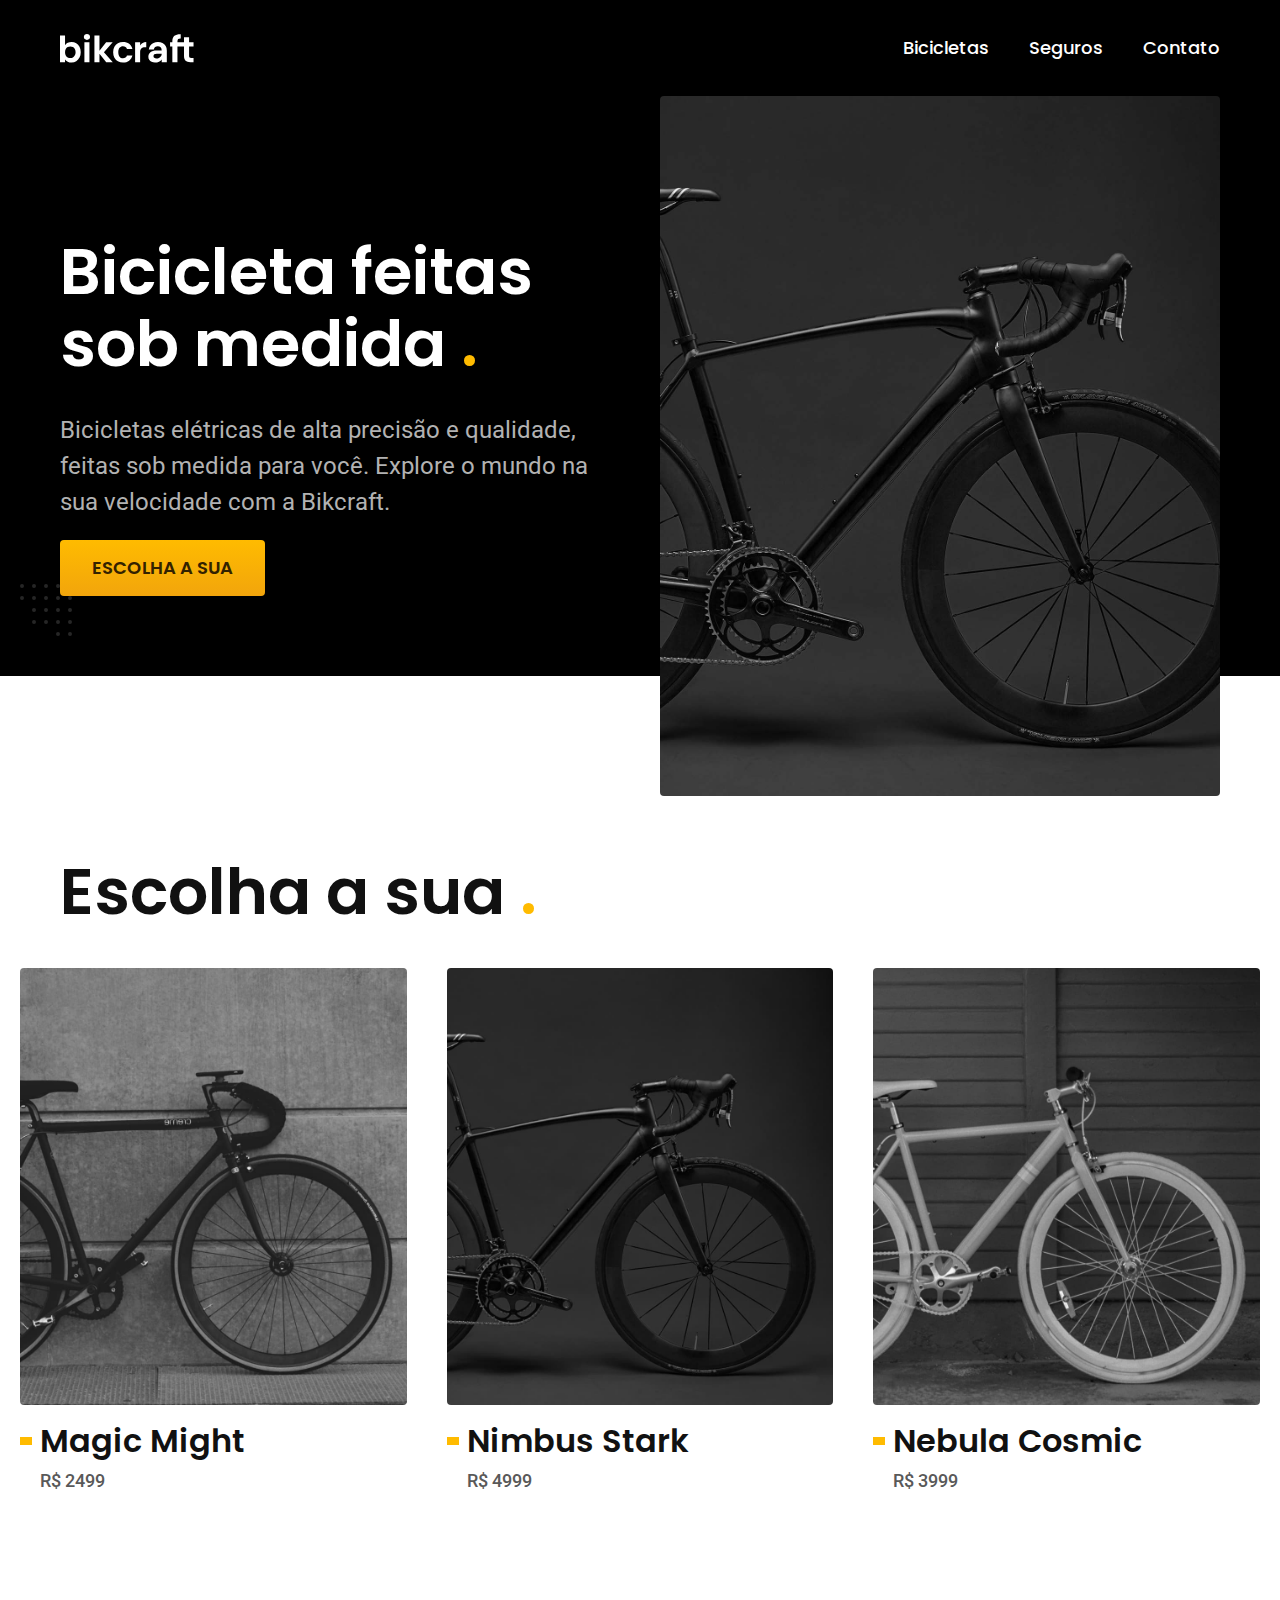
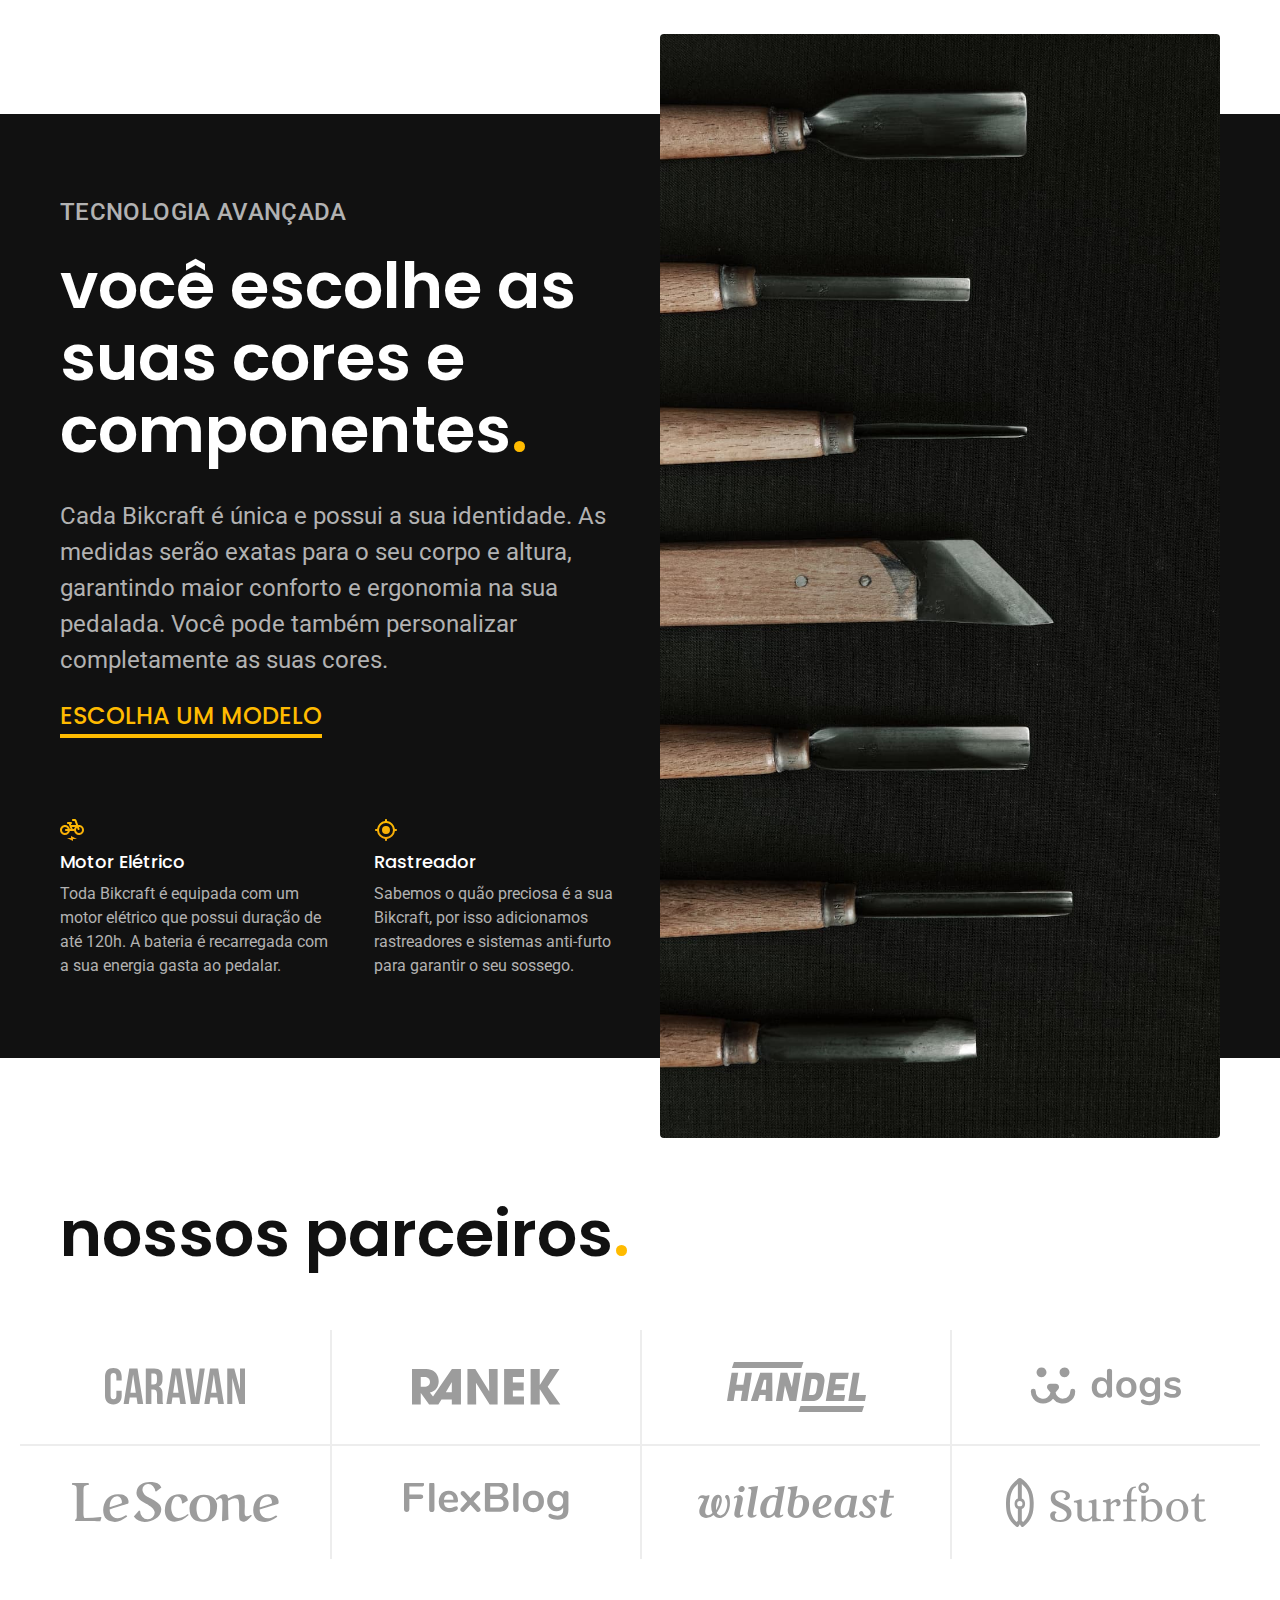
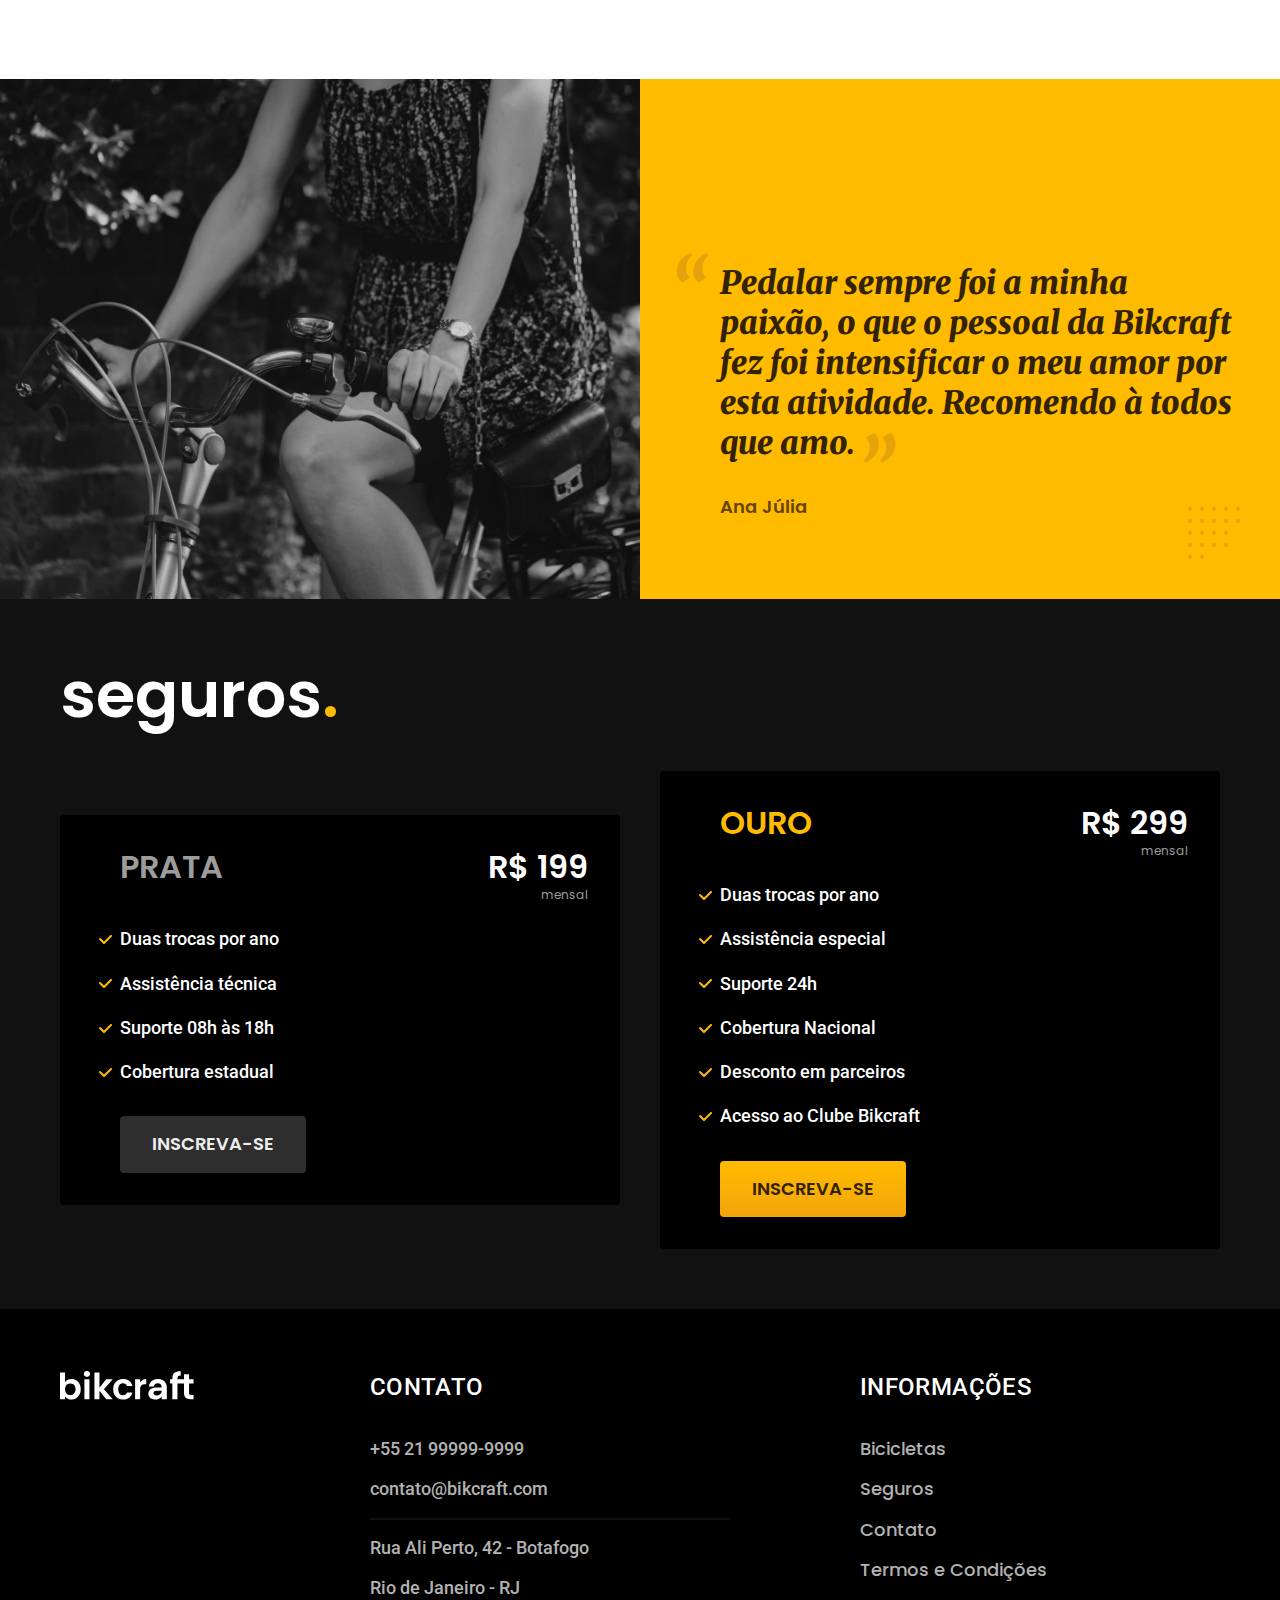
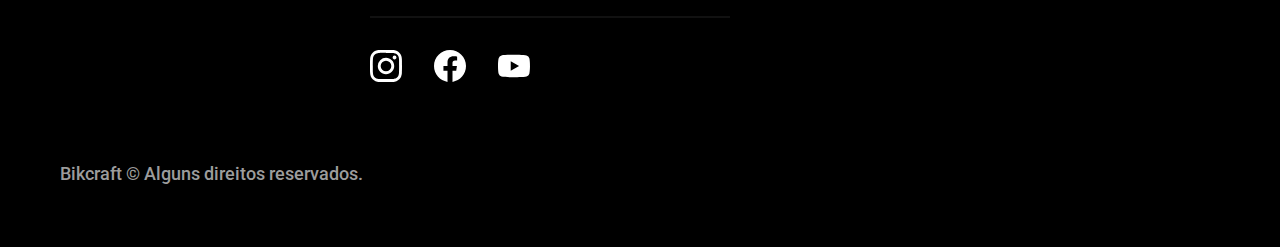
<file: index.html>
<!DOCTYPE html>

<html lang="pt-br">

<head>
  <meta charset="UTF-8">
  <meta name="viewport" content="width=device-width, initial-scale=1.0">
  <title>Bikcraft - Bicicletas Elétricas</title>
  <meta name="description" content="Bicicletas elétricas de alta precisão e qualidade, feitas sob medida para o cliente. Explore o mundo na sua velocidade com o Bikcraft.">

  <link rel="icon" href="./favicon.svg" type="image/svg+xml">
  <link rel="preload" href="./css/style.min.css" as="style">
  <link rel="stylesheet" href="./css/style.min.css">

  <script>document.documentElement.classList.add('js')</script>

  <link rel="preconnect" href="https://fonts.googleapis.com">
  <link rel="preconnect" href="https://fonts.gstatic.com" crossorigin>
  <link href="https://fonts.googleapis.com/css2?family=Merriweather:ital,wght@1,900&family=Poppins:wght@400;600&family=Roboto:wght@400;500&display=swap" rel="stylesheet">
</head>

<body>
  <header class="header-bg">
    <div class="header container">
      <a href="./">
        <img src="./img/bikcraft.svg" width="136" height="32" alt="Bikcraft">
      </a>

      <nav aria-label="primaria">
        <ul class="header-menu font-1-m cor-0">
          <li><a href="./bicicletas.html">Bicicletas</a></li>
          <li><a href="./seguros.html">Seguros</a></li>
          <li><a href="./contato.html">Contato</a></li>
        </ul>
      </nav>
    </div>
  </header>

  <main class="introducao-bg">
    <div class="introducao container">
      <div class="introducao-conteudo">
        <h1 class="font-1-xxl cor-0 fadeInDown" data-anime="200">Bicicleta feitas sob medida <span class="cor-p1">.</span></h1>
        <p class="font-2-l cor-5 fadeInDown" data-anime="400">Bicicletas elétricas de alta precisão e qualidade, feitas sob medida para você. Explore o mundo na sua velocidade com a Bikcraft.</p>
        <a class="botao fadeInDown" data-anime="600" href="./bicicletas.html">Escolha a sua</a>
      </div>
      <picture data-anime="800" class="fadeInDown">
        <source media="(max-width:800px)" srcset="./img/bicicletas/nimbus.jpg">
        <img src="./img/fotos/introducao.jpg" width="1280" height="1600" alt="Bicicleta elétrica preta."> <!-- nunca utilizar img diretamente no grid(que é a classe .introducao)-->
      </picture>
    </div>
  </main>

  <article class="bicicletas-lista">
    <h2 class="container font-1-xxl">Escolha a sua <span class="cor-p1">.</span></h2>
    <ul>
      <li>
        <a href="./bicicletas/magic.html">
          <img src="./img/bicicletas/magic-home.jpg" width="920" height="1040" alt="Bicicleta preta">
          <h3 class="font-1-xl">Magic Might</h3>
          <span class="font-2-m cor-8">R$ 2499</span>
        </a>
      </li>
      <li>
        <a href="./bicicletas/nimbus.html">
          <img src="./img/bicicletas/nimbus-home.jpg" width="920" height="1040" alt="Bicicleta preta">
          <h3 class="font-1-xl">Nimbus Stark</h3>
          <span class="font-2-m cor-8">R$ 4999</span>
        </a>
      </li>
      <li>
        <a href="./bicicletas/nebula.html">
          <img src="./img/bicicletas/nebula-home.jpg" width="920" height="1040" alt="Bicicleta preta">
          <h3 class="font-1-xl">Nebula Cosmic</h3>
          <span class="font-2-m cor-8">R$ 3999</span>
        </a>
      </li>
    </ul>
  </article>

  <article class="tecnologia-bg">
    <div class="tecnologia container">
      <div class="tecnologia-conteudo">
        <span class="font-2-l-b cor-5">Tecnologia Avançada</span>
        <h2 class="font-1-xxl cor-0 ">você escolhe as suas cores e componentes<span class="cor-p1">.</span></h2>
        <p class="font-2-l cor-5">Cada Bikcraft é única e possui a sua identidade. As medidas serão exatas para o seu corpo e altura, garantindo maior conforto e ergonomia na sua pedalada. Você pode também personalizar completamente as suas cores.</p>
        <a class="link" href="./bicicletas.html">Escolha um modelo</a>
        <div class="tecnologia-vantagens">
          <div>
            <img src="./img/icones/eletrica.svg" width="24" height="24" alt="">
            <h3 class="font-1-m cor-0">Motor Elétrico</h3>
            <p class="font-2-s cor-5">Toda Bikcraft é equipada com um motor elétrico que possui duração de até 120h. A bateria é recarregada com a sua energia gasta ao pedalar.</p>
          </div>
          <div>
            <img src="./img/icones/rastreador.svg" width="24" height="24" alt="">
            <h3 class="font-1-m cor-0">Rastreador</h3>
            <p class="font-2-s cor-5">Sabemos o quão preciosa é a sua Bikcraft, por isso adicionamos rastreadores e sistemas anti-furto para garantir o seu sossego.</p>
          </div>
        </div>
      </div>
      <div class="tecnologia-imagem">
        <img src="./img/fotos/tecnologia.jpg" width="1200" height="1920" alt="">
      </div>
    </div>
  </article>

  <section class="parceiros" aria-label="Nossos Parceiros">
    <h2 class="container font-1-xxl">nossos parceiros<span class="cor-p1">.</span></h2>

    <ul>
      <li><img src="./img/parceiros/caravan.svg" width="140" height="38" alt="caravan"></li>
      <li><img src="./img/parceiros/ranek.svg" width="149" height="36" alt="ranek"></li>
      <li><img src="./img/parceiros/handel.svg" width="139" height="50" alt="handel"></li>
      <li><img src="./img/parceiros/dogs.svg" width="152" height="39" alt="dogs.svg"></li>
      <li><img src="./img/parceiros/lescone.svg" width="208" height="41" alt="lescone.svg"></li>
      <li><img src="./img/parceiros/flexblog.svg" width="165" height="38" alt="flexblog.svg"></li>
      <li><img src="./img/parceiros/wildbeast.svg" width="196" height="34" alt="wildbeast"></li>
      <li><img src="./img/parceiros/surfbot.svg" width="200" height="49" alt="surfbot"></li>
    </ul>
  </section>

  <section class="depoimento" aria-label="Depoimento">
    <div>
      <img src="./img/fotos/depoimento.jpg" width="1560" height="1360" alt="Pessoa pedalando uma bicicleta Bikcraft">
    </div>
    <div class="depoimento-conteudo">
      <blockquote class="font-1-xl cor-p5">
        <p>Pedalar sempre foi a minha paixão, o que o pessoal da Bikcraft fez foi intensificar o meu amor por esta atividade. Recomendo à todos que amo.</p>
      </blockquote>
      <span class="font-1-m-b cor-p4">Ana Júlia</span>
    </div>
  </section>

  <article class="seguros-bg">
    <div class="seguros container">
      <h2 class="font-1-xxl cor-0">seguros<span class="cor-p1">.</span></h2>
      <div class="seguros-item">
        <h3 class="font-1-xl cor-6">PRATA</h3>
        <span class="font-1-xl cor-0">R$ 199 <span class="font-1-xs cor-6">mensal</span></span>
        <ul class="font-2-m cor-0">
          <li>Duas trocas por ano</li>
          <li>Assistência técnica</li>
          <li>Suporte 08h às 18h</li>
          <li>Cobertura estadual</li>
        </ul>
        <a class="botao secundario" href="./orcamento.html">Inscreva-se</a>
      </div>

      <div class="seguros-item">
        <h3 class="font-1-xl cor-p1">OURO</h3>
        <span class="font-1-xl cor-0">R$ 299 <span class="font-1-xs cor-6">mensal</span></span>
        <ul class="font-2-m cor-0">
          <li>Duas trocas por ano</li>
          <li>Assistência especial</li>
          <li>Suporte 24h</li>
          <li>Cobertura Nacional</li>
          <li>Desconto em parceiros</li>
          <li>Acesso ao Clube Bikcraft</li>
        </ul>
        <a class="botao" href="./orcamento.html">Inscreva-se</a>
      </div>
    </div>
  </article>

  <footer class="footer-bg">
    <div class="footer container">
      <img src="./img/bikcraft.svg" width="136" height="62" alt="Bikcraft">
      <div class="footer-contato">
        <h3 class="font-2-l-b cor-0">Contato</h3>
        <ul class="font-2-m cor-5">
          <li><a href="tel:+5521999999999">+55 21 99999-9999</a></li>
          <li><a href="mailto:contato@bikcraft.com">contato@bikcraft.com</a></li>
          <li>Rua Ali Perto, 42 - Botafogo</li>
          <li>Rio de Janeiro - RJ</li>
        </ul>
        <div class="footer-redes">
          <a href="./">
            <img src="./img/redes/instagram.svg" width="32" height="32" alt="instagram">
          </a>
          <a href="./">
            <img src="./img/redes/facebook.svg" width="32" height="32" alt="Facebook">
          </a>
          <a href="./">
            <img src="./img/redes/youtube.svg" width="32" height="32" alt="Youtube">
          </a>
        </div>
      </div>
      <div class="footer-informacoes">
        <h3 class="font-2-l-b cor-0">Informações</h3>
        <nav>
          <ul class="font-1-m cor-5">
            <li><a href="./bicicletas.html">Bicicletas</a></li>
            <li><a href=",/seguros.html">Seguros</a></li>
            <li><a href="./contato.html">Contato</a></li>
            <li><a href="./termos.html">Termos e Condições</a></li>
          </ul>
        </nav>
      </div>
      <p class="footer-copy font-2-m cor-6">Bikcraft © Alguns direitos reservados.</p>
    </div>
  </footer>

  <script src="./js/plugins/simple-anime.js"></script>
  <script src="./js/menu_ativo.js"></script>
  <script src="./js/script.js"></script>
</body>

</html>
</file>
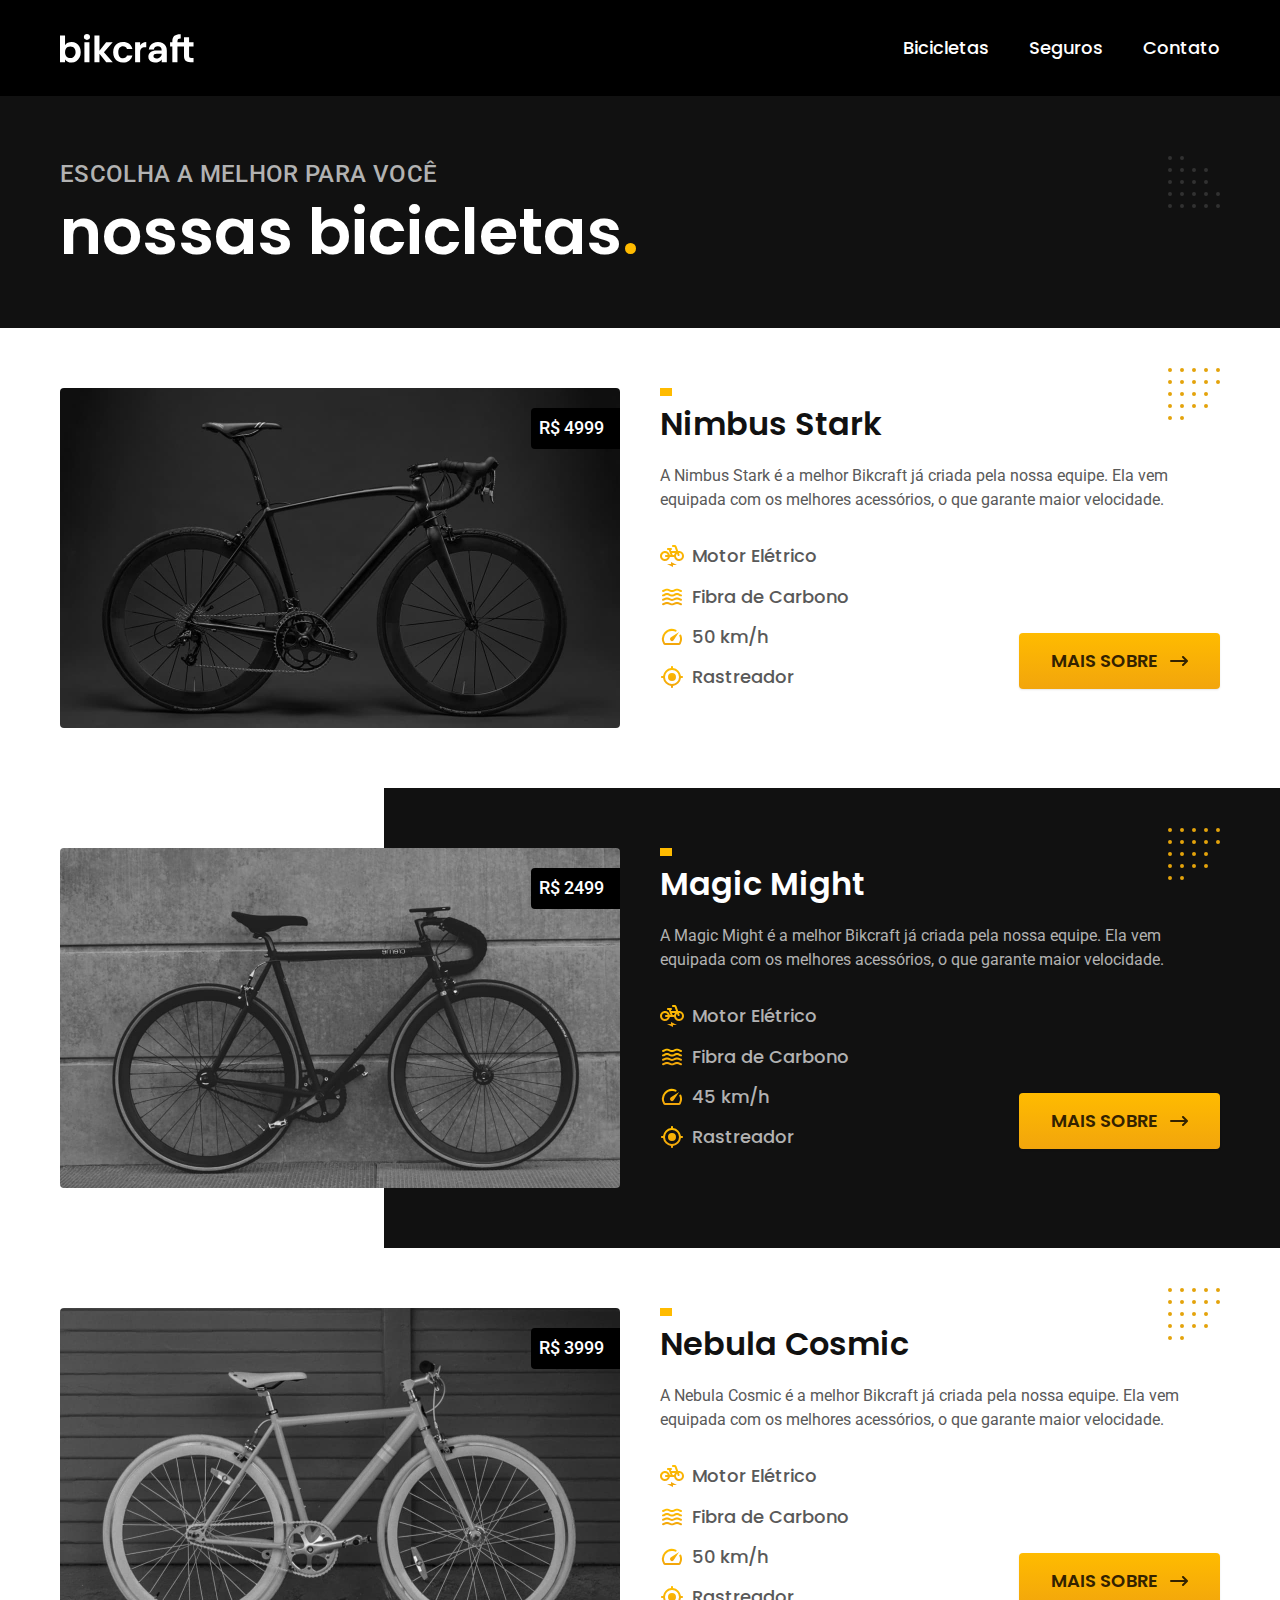
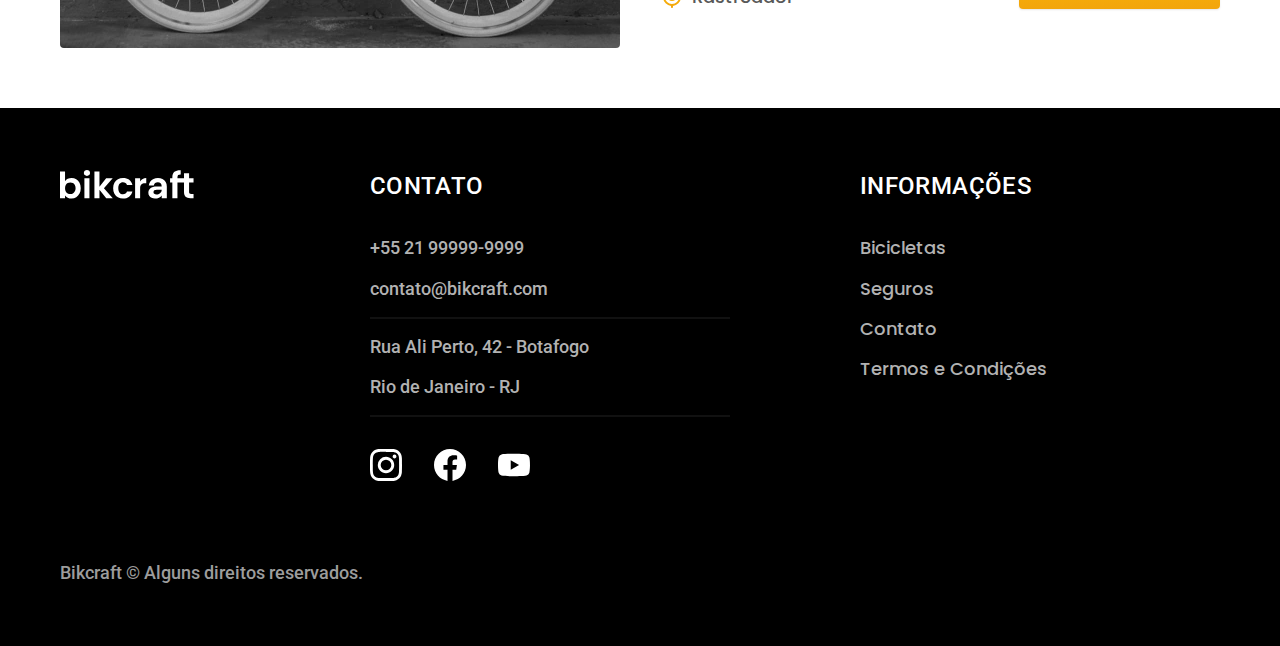
<file: bicicletas.html>
<!DOCTYPE html>

<html lang="pt-br">

<head>
  <meta charset="UTF-8">
  <meta name="viewport" content="width=device-width, initial-scale=1.0">
  <title>Bicicletas | Bikcraft</title>
  <meta name="description" content="Bicicletas.">

  <link rel="icon" href="./favicon.svg" type="image/svg+xml">
  <link rel="preload" href="./css/style.min.css" as="style">
  <link rel="stylesheet" href="./css/style.min.css">

  <script>document.documentElement.classList.add('js')</script>

  <link rel="preconnect" href="https://fonts.googleapis.com">
  <link rel="preconnect" href="https://fonts.gstatic.com" crossorigin>
  <link href="https://fonts.googleapis.com/css2?family=Merriweather:ital,wght@1,900&family=Poppins:wght@400;600&family=Roboto:wght@400;500&display=swap" rel="stylesheet">
</head>

<body id="bicicletas">
  <header class="header-bg">
    <div class="header container">
      <a href="./">
        <img src="./img/bikcraft.svg" width="136" height="32" alt="Bikcraft">
      </a>

      <nav aria-label="primaria">
        <ul class="header-menu font-1-m cor-0">
          <li><a href="./bicicletas.html">Bicicletas</a></li>
          <li><a href="./seguros.html">Seguros</a></li>
          <li><a href="./contato.html">Contato</a></li>
        </ul>
      </nav>
    </div>
  </header>

  <main>
    <div class="titulo-bg">
      <div class="titulo container">
        <p class="font-2-l-b cor-5">Escolha a melhor para você</p>
        <h1 class="font-1-xxl cor-0">nossas bicicletas<span class="cor-p1">.</span></h1>
      </div>
    </div>

    <div class="bicicletas container">
      <div class="bicicletas-imagem">
        <img src="./img/bicicletas/nimbus.jpg" width="1120" height="680" alt="Bicicleta preta">
        <span class="font-2-m cor-0">R$ 4999</span>
      </div>
      <div class="bicicletas-conteudo">
        <h2 class="font-1-xl">Nimbus Stark</h2>
        <p class="font-2-s cor-8">A Nimbus Stark é a melhor Bikcraft já criada pela nossa equipe. Ela vem equipada com os melhores acessórios, o que garante maior velocidade.</p>
        <ul class="font-1-m cor-8">
          <li><img src="./img/icones/eletrica.svg" width="32" height="32" alt="">
            Motor Elétrico
          </li>
          <li><img src="./img/icones/carbono.svg" width="32" height="32" alt="">
            Fibra de Carbono
          </li>
          <li><img src="./img/icones/velocidade.svg" width="32" height="32" alt="">
            50 km/h
          </li>
          <li><img src="./img/icones/rastreador.svg" width="32" height="32" alt="">
            Rastreador
          </li>
        </ul>
        <a class="botao seta" href="./bicicletas/nimbus.html">Mais Sobre</a>
      </div>
    </div>

    <div class="bicicletas-bg">
      <div class="bicicletas container">
        <div class="bicicletas-imagem">
          <img src="./img/bicicletas/magic.jpg" width="1120" height="680" alt="Bicicleta preta">
          <span class="font-2-m cor-0">R$ 2499</span>
        </div>
        <div class="bicicletas-conteudo">
          <h2 class="font-1-xl cor-0">Magic Might</h2>
          <p class="font-2-s cor-5">A Magic Might é a melhor Bikcraft já criada pela nossa equipe. Ela vem equipada com os melhores acessórios, o que garante maior velocidade.</p>
          <ul class="font-1-m cor-5">
            <li><img src="./img/icones/eletrica.svg" width="32" height="32" alt="">
              Motor Elétrico
            </li>
            <li><img src="./img/icones/carbono.svg" width="32" height="32" alt="">
              Fibra de Carbono
            </li>
            <li><img src="./img/icones/velocidade.svg" width="32" height="32" alt="">
              45 km/h
            </li>
            <li><img src="./img/icones/rastreador.svg" width="32" height="32" alt="">
              Rastreador
            </li>
          </ul>
          <a class="botao seta" href="./bicicletas/magic.html">Mais Sobre</a>
        </div>
      </div>
    </div>

    <div class="bicicletas container">
      <div class="bicicletas-imagem">
        <img src="./img/bicicletas/nebula.jpg" alt="Bicicleta preta">
        <span class="font-2-m cor-0">R$ 3999</span>
      </div>
      <div class="bicicletas-conteudo">
        <h2 class="font-1-xl">Nebula Cosmic</h2>
        <p class="font-2-s cor-8">A Nebula Cosmic é a melhor Bikcraft já criada pela nossa equipe. Ela vem equipada com os melhores acessórios, o que garante maior velocidade.</p>
        <ul class="font-1-m cor-8">
          <li><img src="./img/icones/eletrica.svg" width="32" height="32" alt="">
            Motor Elétrico
          </li>
          <li><img src="./img/icones/carbono.svg" width="32" height="32" alt="">
            Fibra de Carbono
          </li>
          <li><img src="./img/icones/velocidade.svg" width="32" height="32" alt="">
            50 km/h
          </li>
          <li><img src="./img/icones/rastreador.svg" width="32" height="32" alt="">
            Rastreador
          </li>
        </ul>
        <a class="botao seta" href="./bicicletas/nebula.html">Mais Sobre</a>
      </div>
    </div>

  </main>

  <footer class="footer-bg">
    <div class="footer container">
      <img src="./img/bikcraft.svg" width="136" height="32" alt="Bikcraft">
      <div class="footer-contato">
        <h3 class="font-2-l-b cor-0">Contato</h3>
        <ul class="font-2-m cor-5">
          <li><a href="tel:+5521999999999">+55 21 99999-9999</a></li>
          <li><a href="mailto:contato@bikcraft.com">contato@bikcraft.com</a></li>
          <li>Rua Ali Perto, 42 - Botafogo</li>
          <li>Rio de Janeiro - RJ</li>
        </ul>
        <div class="footer-redes">
          <a href="./">
            <img src="./img/redes/instagram.svg" width="32" height="32" alt="instagram">
          </a>
          <a href="./">
            <img src="./img/redes/facebook.svg" width="32" height="32" alt="Facebook">
          </a>
          <a href="./">
            <img src="./img/redes/youtube.svg" width="32" height="32" alt="Youtube">
          </a>
        </div>
      </div>
      <div class="footer-informacoes">
        <h3 class="font-2-l-b cor-0">Informações</h3>
        <nav>
          <ul class="font-1-m cor-5">
            <li><a href="./bicicletas.html"></a>Bicicletas</li>
            <li><a href=",/seguros.html"></a>Seguros</li>
            <li><a href="./contato.html"></a>Contato</li>
            <li><a href="./termos.html"></a>Termos e Condições</li>
          </ul>
        </nav>
      </div>
      <p class="footer-copy font-2-m cor-6">Bikcraft © Alguns direitos reservados.</p>
    </div>
  </footer>
  <script src="./js/plugins/simple-anime.js"></script>
  <script src="./js/menu_ativo.js"></script>
  <script src="./js/script.js"></script>
</body>
</file>
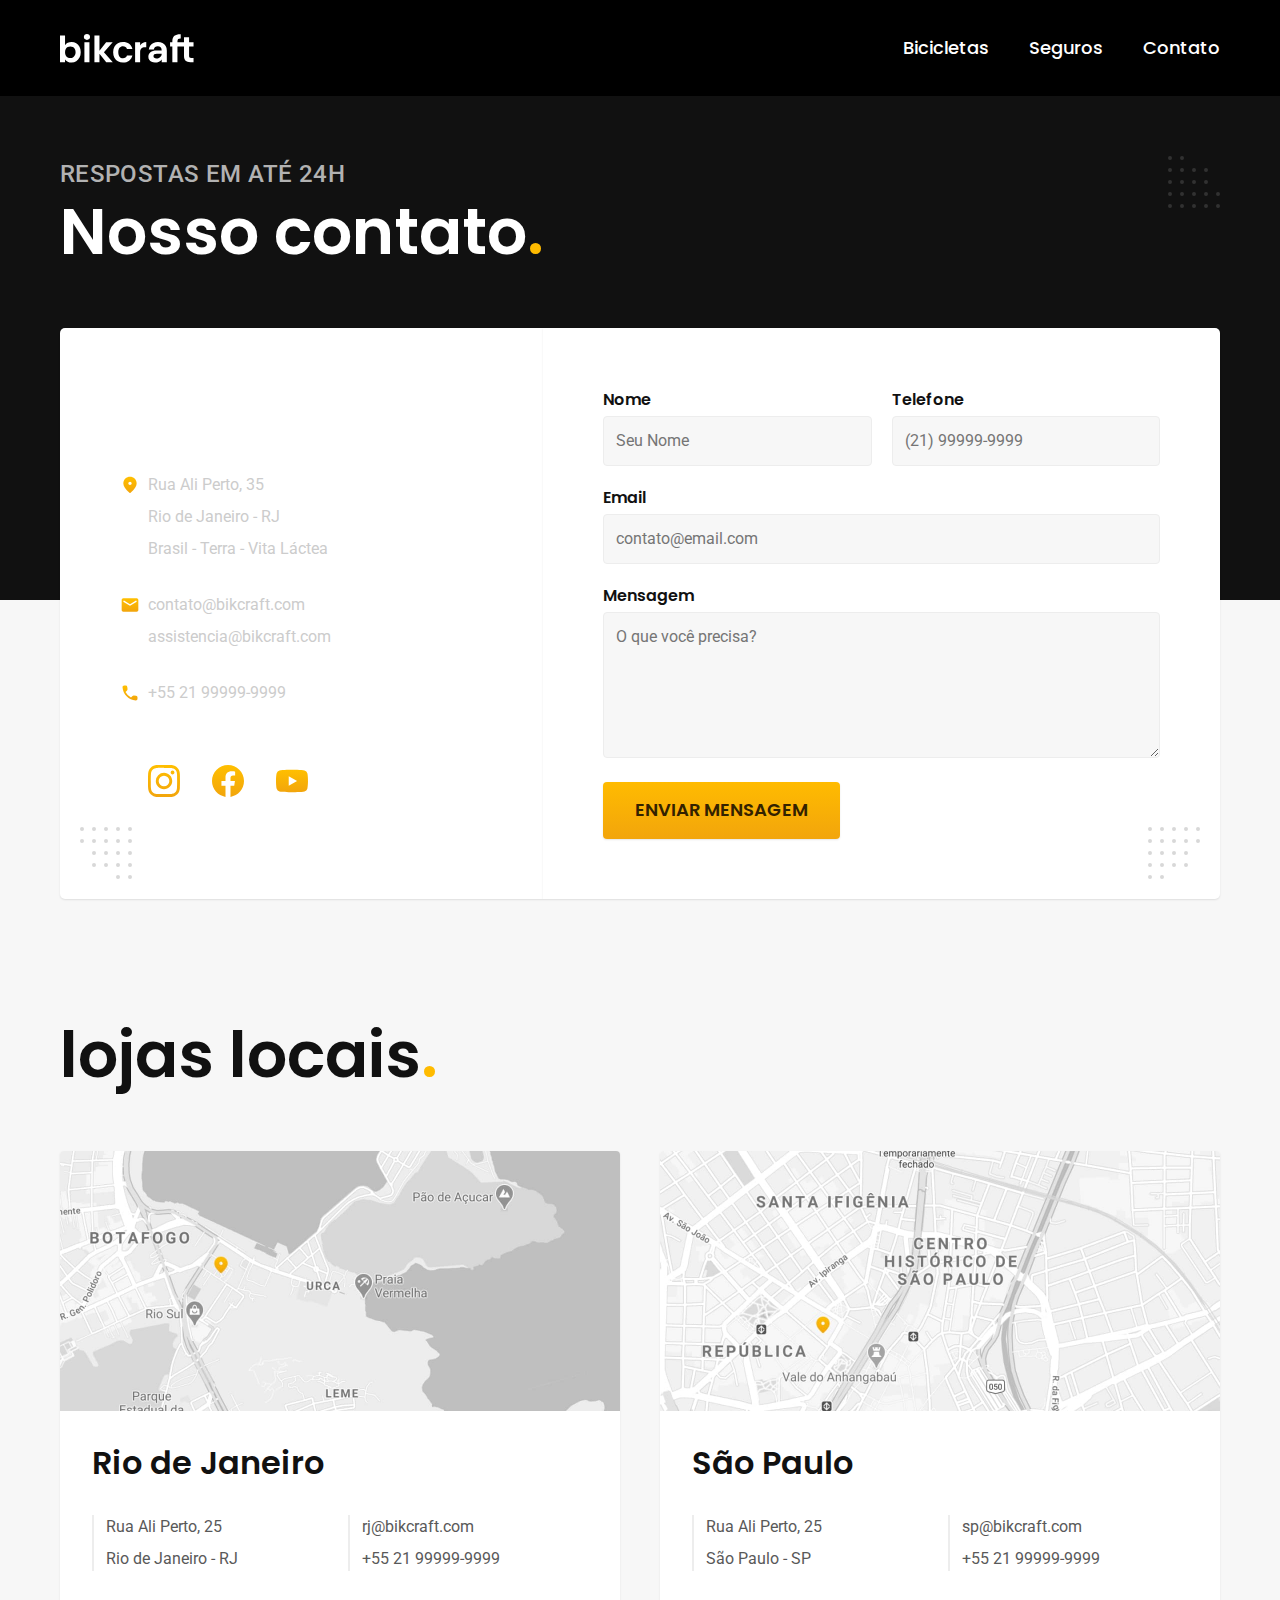
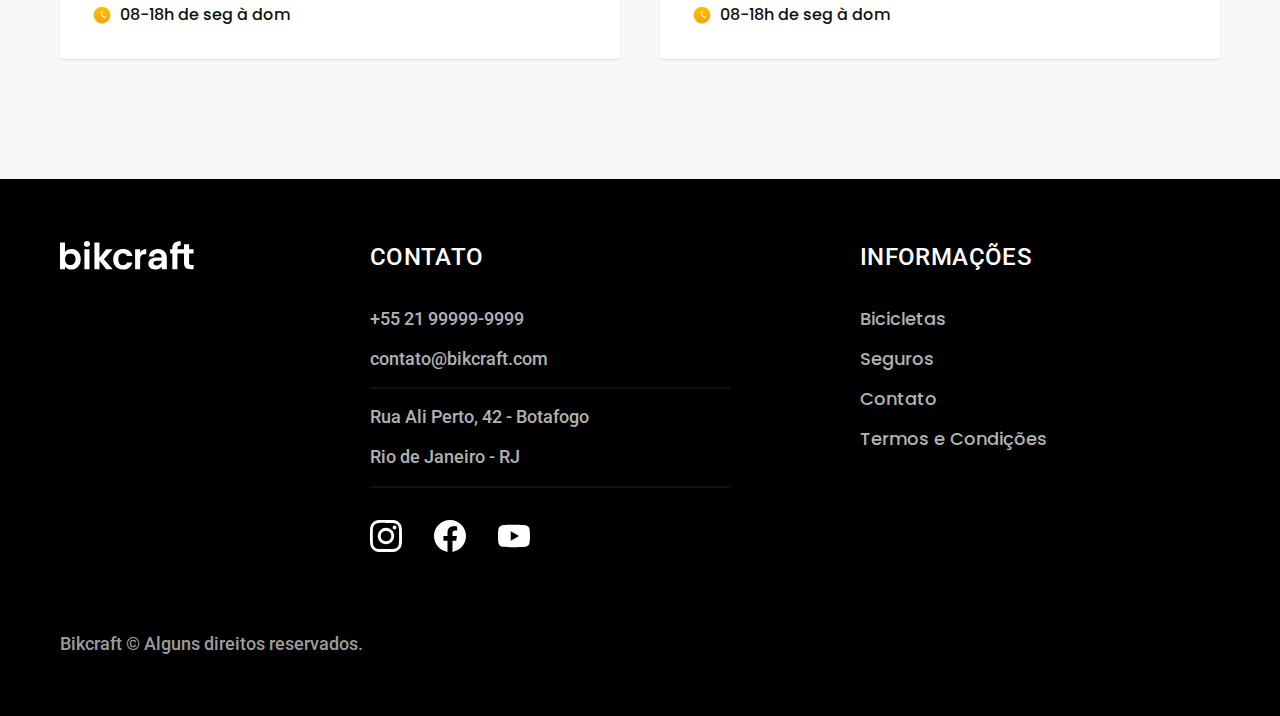
<file: contato.html>
<!DOCTYPE html>

<html lang="pt-br">

<head>
  <meta charset="UTF-8">
  <meta name="viewport" content="width=device-width, initial-scale=1.0">
  <title>Contato | Bikcraft</title>
  <meta name="description" content="Contato.">

  <link rel="icon" href="./favicon.svg" type="image/svg+xml">
  <link rel="preload" href="./css/style.min.css" as="style">
  <link rel="stylesheet" href="./css/style.min.css">

  <script>document.documentElement.classList.add('js')</script>

  <link rel="preconnect" href="https://fonts.googleapis.com">
  <link rel="preconnect" href="https://fonts.gstatic.com" crossorigin>
  <link href="https://fonts.googleapis.com/css2?family=Merriweather:ital,wght@1,900&family=Poppins:wght@400;600&family=Roboto:wght@400;500&display=swap" rel="stylesheet">
</head>

<body id="contato">
  <header class="header-bg">
    <div class="header container">
      <a href="./">
        <img src="./img/bikcraft.svg" width="136" height="32" alt="Bikcraft">
      </a>

      <nav aria-label="primaria">
        <ul class="header-menu font-1-m cor-0">
          <li><a href="./bicicletas.html">Bicicletas</a></li>
          <li><a href="./seguros.html">Seguros</a></li>
          <li><a href="./contato.html">Contato</a></li>
        </ul>
      </nav>
    </div>
  </header>

  <main>
    <div class="titulo-bg">
      <div class="titulo container">
        <p class="font-2-l-b cor-5">Respostas em até 24h</p>
        <h1 class="font-1-xxl cor-0">Nosso contato<span class="cor-p1">.</span></h1>
      </div>
    </div>

    <div class="contato container">
      <section class="contato-dados" arial-label="Endereço">
        <h2 class="font-1-m cor-0">Loja Online</h2>
        <div class="contato-endereco font-2-s cor-4">
          <p>Rua Ali Perto, 35</p>
          <p>Rio de Janeiro - RJ</p>
          <p>Brasil - Terra - Vita Láctea</p>
        </div>
        <address class="contato-meios font-2-s cor-4">
          <a href="mailto:contato@bikcraft.com">contato@bikcraft.com</a>
          <a href="mailto:assistencia@bikcraft.com">assistencia@bikcraft.com</a>
          <a href="tel: +5521999999999">+55 21 99999-9999</a>
        </address>
        <div class="contato-redes">
          <a href="./">
            <img src="./img/redes/instagram-p.svg" width="32" height="32" alt="instagram">
          </a>
          <a href="./">
            <img src="./img/redes/facebook-p.svg" width="32" height="32" alt="Facebook">
          </a>
          <a href="./">
            <img src="./img/redes/youtube-p.svg" width="32" height="32" alt="Youtube">
          </a>
        </div>
      </section>
      <section class="contato-formulario" aria-label="Formulário">
        <form class="form" action="./contato.html">
          <div>
            <label for="nome">Nome</label>
            <input type="text" id="nome" name="nome" placeholder="Seu Nome">
          </div>
          <div>
            <label for="telefone">Telefone</label>
            <input type="text" id="telefone" name="telefone" placeholder="(21) 99999-9999">
          </div>
          <div class="col-2">
            <label for="email">Email</label>
            <input type="email" id="email" name="email" placeholder="contato@email.com">
          </div>
          <div class="col-2">
            <label for="mensagem">Mensagem</label>
            <textarea rows="5" id="mensagem" name="mensagem" placeholder="O que você precisa?""></textarea>
          </div>
          <button class=" botao col-2">Enviar Mensagem</button>
        </form>
      </section>
    </div>
  </main>

  <article class="lojas container">
    <h2 class="font-1-xxl">lojas locais<span class="cor-p1">.</span></h2>
    <div class="lojas-item">
      <img src="./img/lojas/rj.jpg" width="1120" height="520" alt="mapa marcando o endereço em Rua Ali Perto,25, Rio de Janeiro -RJ">
      <div class="lojas-conteudo">
        <h3 class="font-1-xl">Rio de Janeiro</h3>
        <div class="lojas-dados font-2-s cor-8">
          <p>Rua Ali Perto, 25</p>
          <p>Rio de Janeiro - RJ</p>
        </div>
        <div class="lojas-dados font-2-s cor-8">
          <a href="mailto:rj@bikcraft.com">rj@bikcraft.com</a>
          <a href="tel: +5521999999999">+55 21 99999-9999</a>
        </div>
        <p class="lojas-tempo font-1-s"><img src="./img/icones/horario.svg" width="20" height="20" alt="">08-18h de seg à dom</p>
      </div>
    </div>

    <div class="lojas-item">
      <img src="./img/lojas/sp.jpg" width="1120" height="520" alt="mapa marcando o endereço em Rua Ali Perto,25, São Paulo -sp">
      <div class="lojas-conteudo">
        <h3 class="font-1-xl">São Paulo</h3>
        <div class="lojas-dados font-2-s cor-8">
          <p>Rua Ali Perto, 25</p>
          <p>São Paulo - SP</p>
        </div>
        <div class="lojas-dados font-2-s cor-8">
          <a href="mailto:sp@bikcraft.com">sp@bikcraft.com</a>
          <a href="tel: +5521999999999">+55 21 99999-9999</a>
        </div>
        <p class="lojas-tempo font-1-s"><img src="./img/icones/horario.svg" width="20" height="20" alt="">08-18h de seg à dom</p>
      </div>
    </div>
  </article>


  <footer class=" footer-bg">
    <div class="footer container">
      <img src="./img/bikcraft.svg" width="136" height="32" alt="Bikcraft">
      <div class="footer-contato">
        <h3 class="font-2-l-b cor-0">Contato</h3>
        <ul class="font-2-m cor-5">
          <li><a href="tel:+5521999999999">+55 21 99999-9999</a></li>
          <li><a href="mailto:contato@bikcraft.com">contato@bikcraft.com</a></li>
          <li>Rua Ali Perto, 42 - Botafogo</li>
          <li>Rio de Janeiro - RJ</li>
        </ul>
        <div class="footer-redes">
          <a href="./">
            <img src="./img/redes/instagram.svg" width="32" height="32" alt="instagram">
          </a>
          <a href="./">
            <img src="./img/redes/facebook.svg" width="32" height="32" alt="Facebook">
          </a>
          <a href="./">
            <img src="./img/redes/youtube.svg" width="32" height="32" alt="Youtube">
          </a>
        </div>
      </div>
      <div class="footer-informacoes">
        <h3 class="font-2-l-b cor-0">Informações</h3>
        <nav>
          <ul class="font-1-m cor-5">
            <li><a href="./bicicletas.html"></a>Bicicletas</li>
            <li><a href=",/seguros.html"></a>Seguros</li>
            <li><a href="./contato.html"></a>Contato</li>
            <li><a href="./termos.html"></a>Termos e Condições</li>
          </ul>
        </nav>
      </div>
      <p class="footer-copy font-2-m cor-6">Bikcraft © Alguns direitos reservados.</p>
    </div>
  </footer>
  <script src="./js/plugins/simple-anime.js"></script>
  <script src="./js/menu_ativo.js"></script>
  <script src="./js/script.js"></script>
</body>
</file>
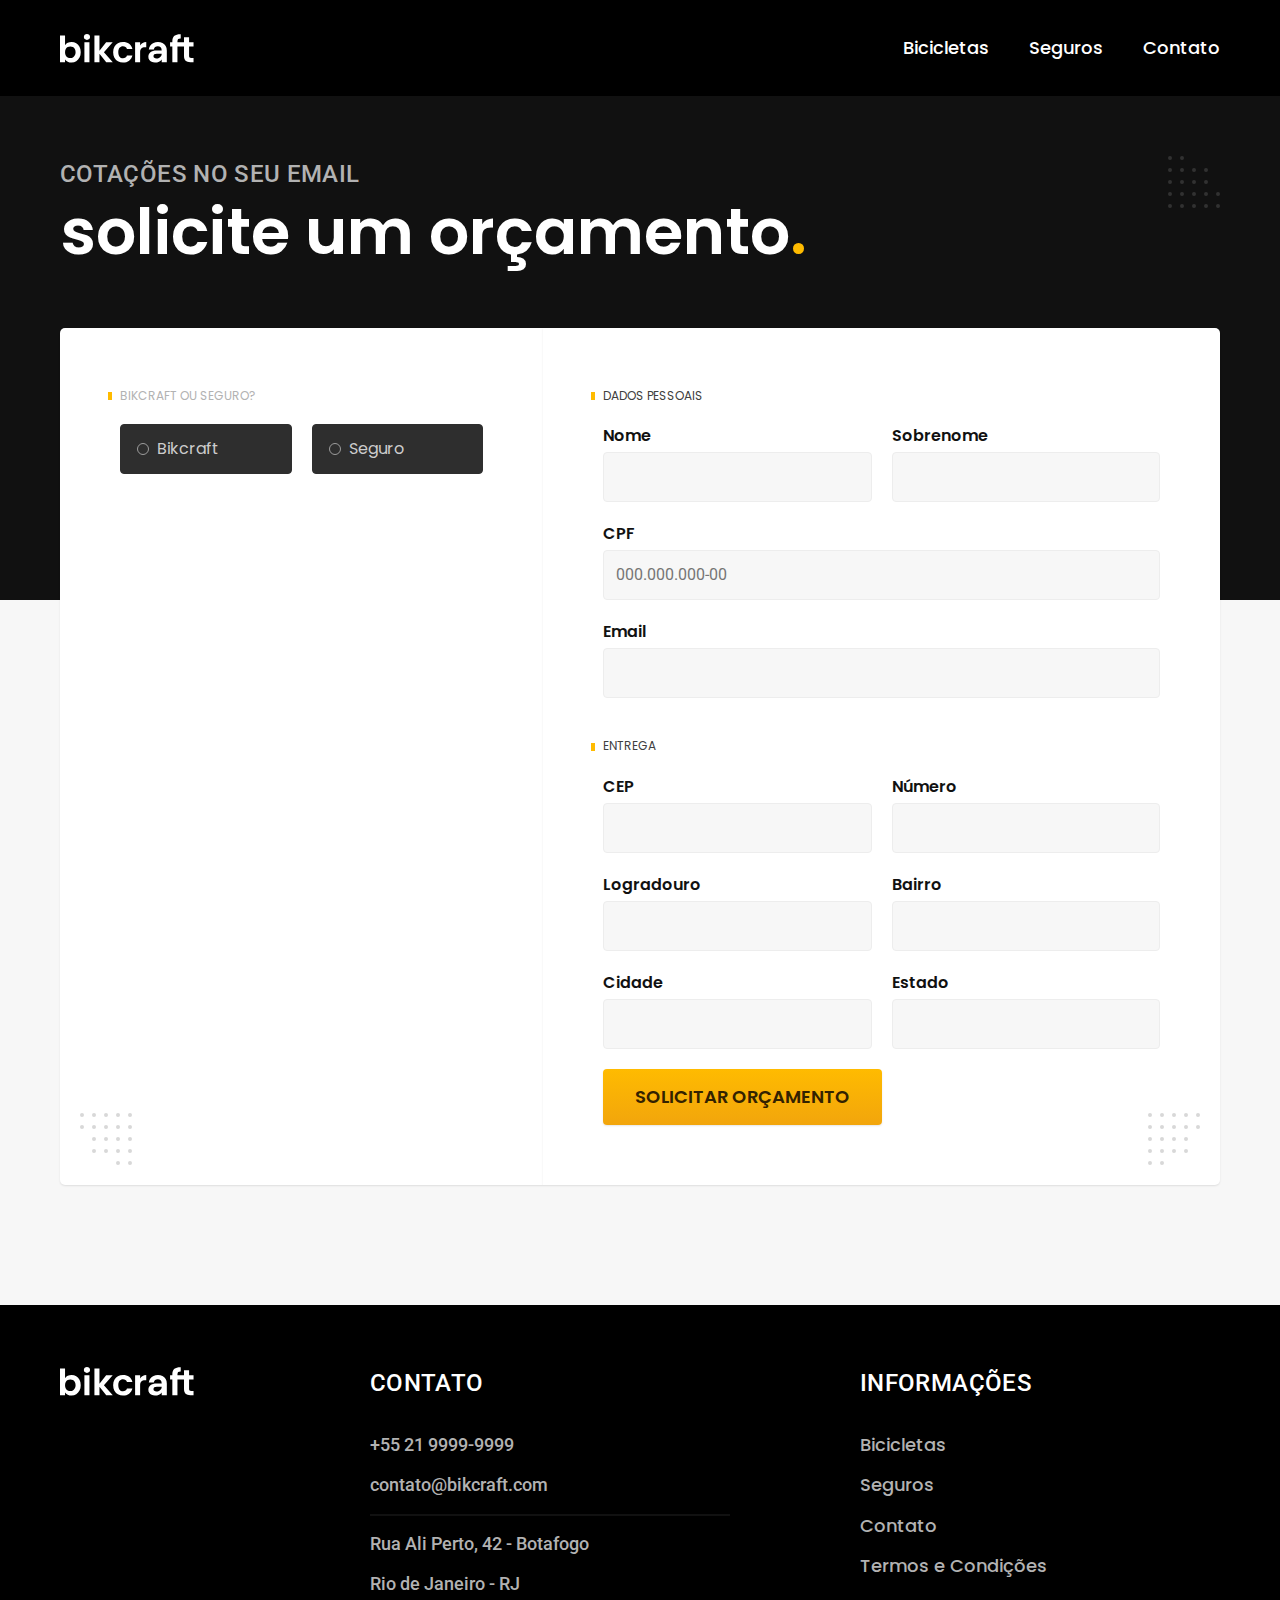
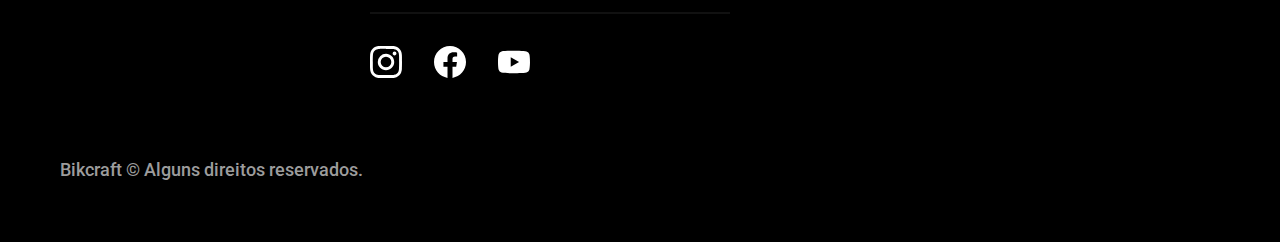
<file: orcamento.html>
<!DOCTYPE html>
<html lang="pt-br">

<head>
  <meta charset="UTF-8">
  <meta name="viewport" content="width=device-width, initial-scale=1.0">

  <title>Orçamento | Bikcraft</title>
  <meta name="description" content="Orçamento.">

  <link rel="icon" href="./favicon.svg" type="image/svg+xml">
  <link rel="preload" href="./css/style.min.css" as="style">
  <link rel="stylesheet" href="./css/style.min.css">

  <script>document.documentElement.classList.add('js')</script>

  <link rel="preconnect" href="https://fonts.googleapis.com">
  <link rel="preconnect" href="https://fonts.gstatic.com" crossorigin>
  <link href="https://fonts.googleapis.com/css2?family=Merriweather:ital,wght@1,900&family=Poppins:wght@400;600&family=Roboto:wght@400;500&display=swap" rel="stylesheet">
</head>

<body id="orcamento">
  <header class="header-bg">
    <div class="header container">
      <a href="./">
        <img src="./img/bikcraft.svg" width="136" height="32" alt="Bikcraft">
      </a>

      <nav aria-label="primaria">
        <ul class="header-menu font-1-m cor-0">
          <li><a href="./bicicletas.html">Bicicletas</a></li>
          <li><a href="./seguros.html">Seguros</a></li>
          <li><a href="./contato.html">Contato</a></li>
        </ul>
      </nav>
    </div>
  </header>

  <main>
    <div class="titulo-bg">
      <div class="titulo container">
        <p class="font-2-l-b cor-5">Cotações no seu email</p>
        <h1 class="font-1-xxl cor-0">solicite um orçamento<span class="cor-p1">.</span></h1>
      </div>
    </div>

    <form class="orcamento container" action="./orcamento.html">
      <div class="orcamento-produto">
        <h2 class="font-1-xs cor-5">Bikcraft ou Seguro?</h2>

        <input type="radio" name="tipo" value="bikcraft" id="bikcraft">
        <label for="bikcraft">Bikcraft</label>

        <input type="radio" name="tipo" value="seguro" id="seguro">
        <label for="seguro">Seguro</label>

        <div class="orcamento-conteudo" id="orcamento-bikcraft">
          <h2 class="font-1-xs cor-5">Escolha a sua</h2>

          <input type="radio" name="produto" value="nimbus" id="nimbus">
          <label for="nimbus">Nimbus Stark <span>R$ 4999</span></label>
          <div class="orcamento-detalhes">
            <ul class="font-1-xs cor-8">
              <li><img src="./img/icones/eletrica.svg" width="32" height="32" alt=""> Motor Elétrico</li>
              <li><img src="./img/icones/carbono.svg" width="32" height="32" alt=""> Fibra de Carbono</li>
              <li><img src="./img/icones/velocidade.svg" width="32" height="32" alt=""> 50 km/h</li>
              <li><img src="./img/icones/rastreador.svg" width="32" height="32" alt=""> Rastreador</li>
            </ul>
            <img src="./img/bicicletas/nimbus.jpg" alt="Bicicleta preta">
          </div>

          <input type="radio" name="produto" value="magic" id="magic">
          <label for="magic">Magic Might <span>R$ 2499</span></label>
          <div class="orcamento-detalhes">
            <ul class="font-1-xs cor-8">
              <li><img src="./img/icones/eletrica.svg" width="32" height="32" alt=""> Motor Elétrico</li>
              <li><img src="./img/icones/carbono.svg" width="32" height="32" alt=""> Fibra de Carbono</li>
              <li><img src="./img/icones/velocidade.svg" width="32" height="32" alt=""> 45 km/h</li>
              <li><img src="./img/icones/rastreador.svg" width="32" height="32" alt=""> Rastreador</li>
            </ul>
            <img src="./img/bicicletas/magic.jpg" width="1120" height="680" alt="Bicicleta preta">
          </div>

          <input type="radio" name="produto" value="nebula" id="nebula">
          <label for="nebula">Nebula Cosmic <span>R$ 3999</span></label>
          <div class="orcamento-detalhes">
            <ul class="font-1-xs cor-8">
              <li><img src="./img/icones/eletrica.svg" width="32" height="32" alt=""> Motor Elétrico</li>
              <li><img src="./img/icones/carbono.svg" width="32" height="32" alt=""> Fibra de Carbono</li>
              <li><img src="./img/icones/velocidade.svg" width="32" height="32" alt=""> 40 km/h</li>
              <li><img src="./img/icones/rastreador.svg" width="32" height="32" alt=""> Rastreador</li>
            </ul>
            <img src="./img/bicicletas/nebula.jpg" width="1120" height="680" alt="Bicicleta branca">
          </div>

        </div>

        <div class="orcamento-conteudo" id="orcamento-seguro">
          <h2 class="font-1-xs cor-5">Escolha o plano</h2>

          <input type="radio" name="produto" value="prata" id="prata">
          <label for="prata">Prata <span>R$ 199</span></label>

          <input type="radio" name="produto" value="ouro" id="ouro">
          <label for="ouro">Ouro <span>R$ 299</span></label>
        </div>
      </div>
      <div class="orcamento-dados form">
        <h2 class="font-1-xs cor-9 col-2">dados pessoais</h2>
        <div>
          <label for="nome">Nome</label>
          <input type="text" id="nome" name="nome">
        </div>
        <div>
          <label for="sobrenome">Sobrenome</label>
          <input type="text" id="sobrenome" name="sobrenome">
        </div>
        <div class="col-2">
          <label for="cpf">CPF</label>
          <input type="text" id="cpf" name="cpf" placeholder="000.000.000-00">
        </div>
        <div class="col-2">
          <label for="email">Email</label>
          <input type="email" id="email" name="email">
        </div>
        <h2 class="font-1-xs cor-9 col-2">entrega</h2>
        <div>
          <label for="cep">CEP</label>
          <input type="text" id="cep" name="cep">
        </div>
        <div>
          <label for="numero">Número</label>
          <input type="text" id="numero" name="numero">
        </div>
        <div>
          <label for="logradouro">Logradouro</label>
          <input type="text" id="logradouro" name="logradouro">
        </div>
        <div>
          <label for="bairro">Bairro</label>
          <input type="text" id="bairro" name="bairro">
        </div>
        <div>
          <label for="cidade">Cidade</label>
          <input type="text" id="cidade" name="cidade">
        </div>
        <div>
          <label for="estado">Estado</label>
          <input type="text" id="estado" name="estado">
        </div>
        <button class="botao col-2">Solicitar Orçamento</button>
      </div>
    </form>
  </main>

  <footer class="footer-bg">
    <div class="footer container">
      <img src="./img/bikcraft.svg" width="136" height="32" alt="Bikcraft">
      <div class="footer-contato">
        <h3 class="font-2-l-b cor-0">Contato</h3>
        <ul class="font-2-m cor-5">
          <li><a href="tel:+552199999999">+55 21 9999-9999</a></li>
          <li><a href="mailto:contato@bikcraft.com">contato@bikcraft.com</a></li>
          <li>Rua Ali Perto, 42 - Botafogo</li>
          <li>Rio de Janeiro - RJ</li>
        </ul>
        <div class="footer-redes">
          <a href="./">
            <img src="./img/redes/instagram.svg" width="32" height="32" alt="Instagram">
          </a>
          <a href="./">
            <img src="./img/redes/facebook.svg" width="32" height="32" alt="Facebook">
          </a>
          <a href="./">
            <img src="./img/redes/youtube.svg" width="32" height="32" alt="Youtube">
          </a>
        </div>
      </div>
      <div class="footer-informacoes">
        <h3 class="font-2-l-b cor-0">Informações</h3>
        <nav>
          <ul class="font-1-m cor-5">
            <li><a href="./bicicletas.html">Bicicletas</a></li>
            <li><a href="./seguros.html">Seguros</a></li>
            <li><a href="./contato.html">Contato</a></li>
            <li><a href="./termos.html">Termos e Condições</a></li>
          </ul>
        </nav>
      </div>
      <p class="footer-copy font-2-m cor-6">Bikcraft © Alguns direitos reservados.</p>
    </div>
  </footer>
  <script src="./js/plugins/simple-anime.js"></script>
  <script src="./js/parametro_url.js"></script>
  <script src="./js/script.js"></script>
</body>

</html>
</file>
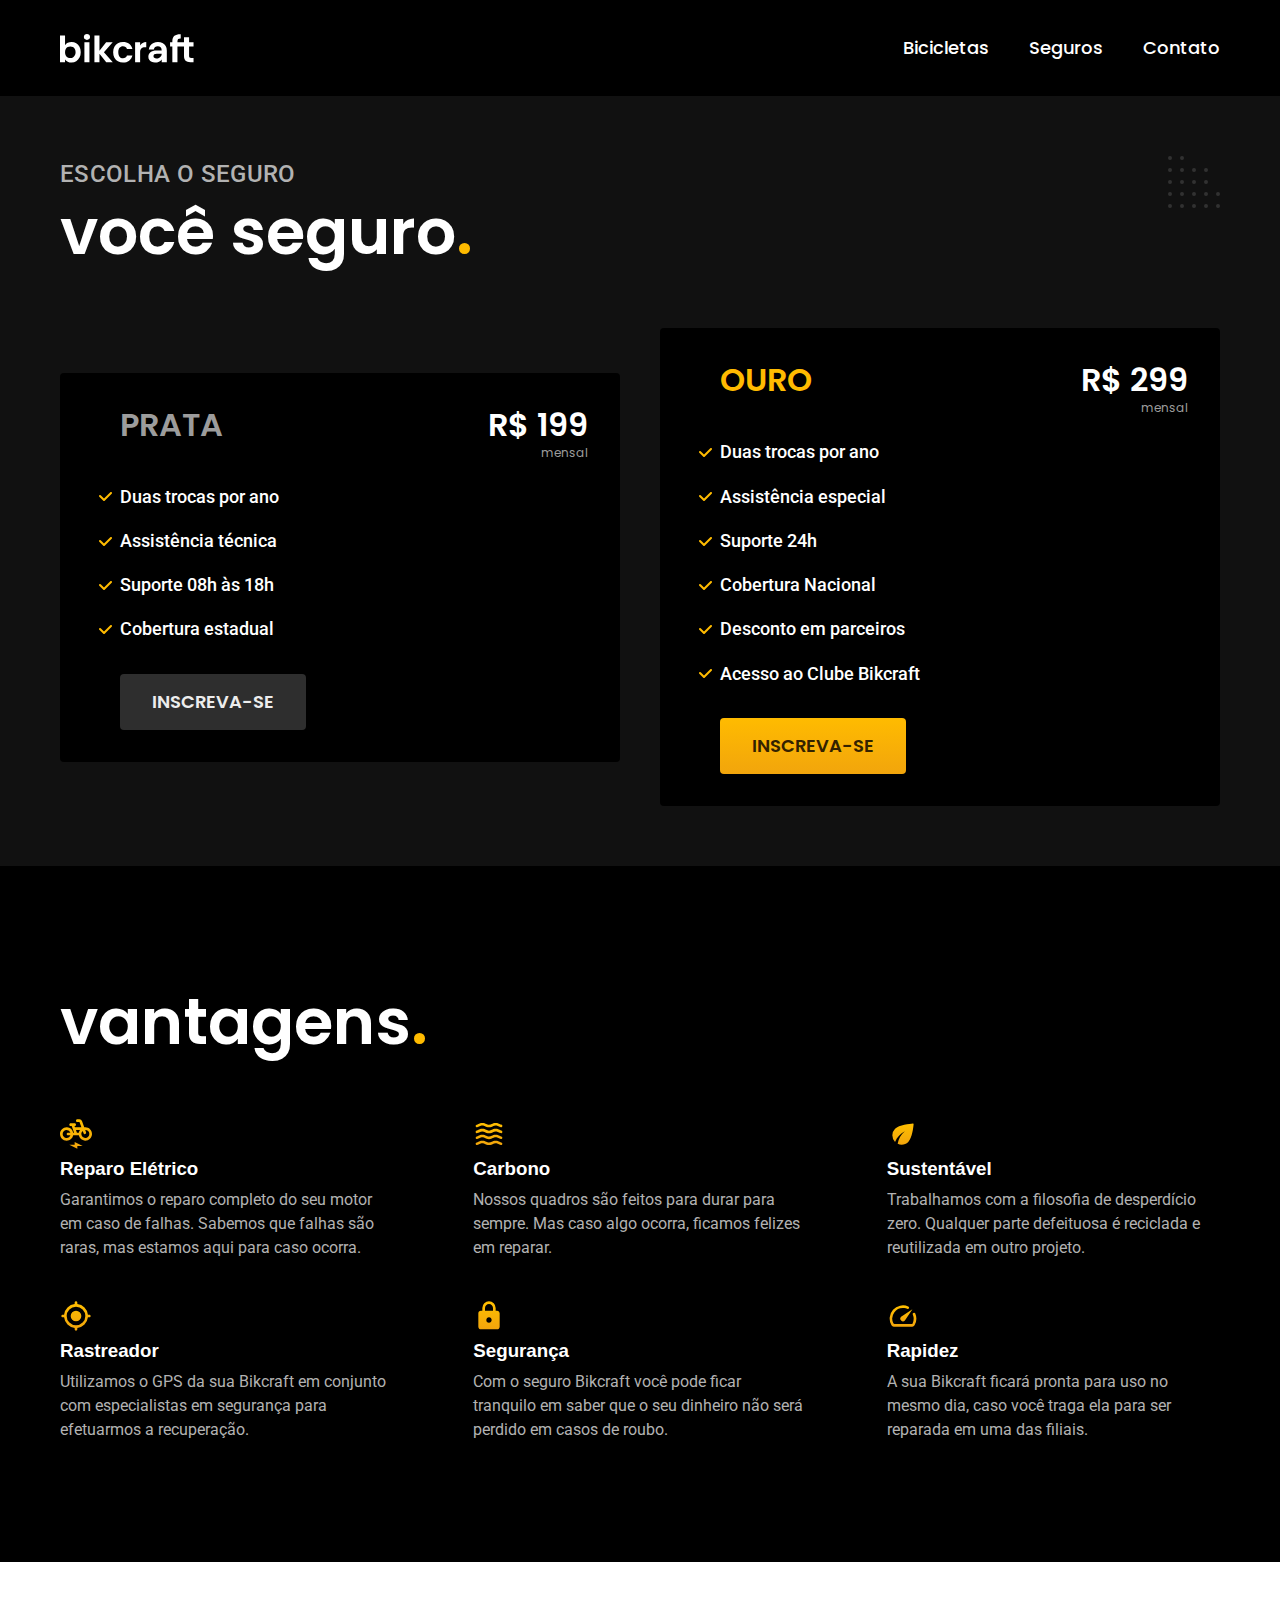
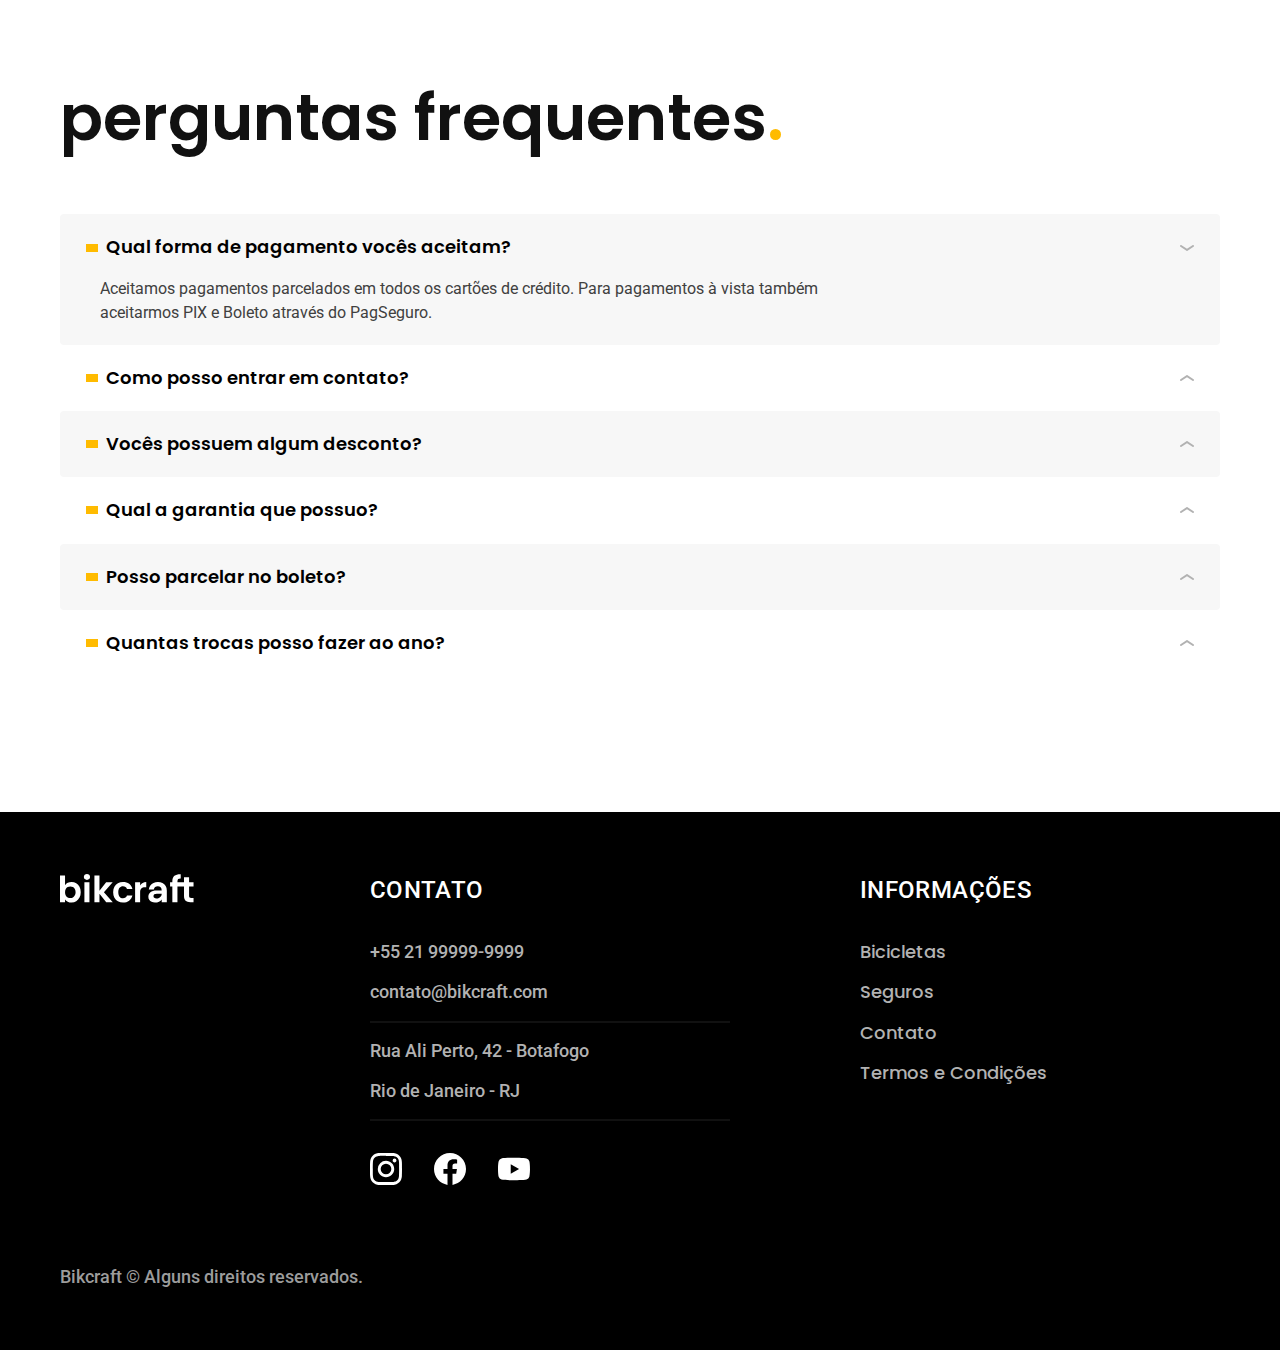
<file: seguros.html>
<!DOCTYPE html>

<html lang="pt-br">

<head>
  <meta charset="UTF-8">
  <meta name="viewport" content="width=device-width, initial-scale=1.0">
  <title>Seguros | Bikcraft</title>
  <meta name="description" content="Termos e Condições.">

  <link rel="icon" href="./favicon.svg" type="image/svg+xml">
  <link rel="preload" href="./css/style.min.css" as="style">
  <link rel="stylesheet" href="./css/style.min.css">

  <script>document.documentElement.classList.add('js')</script>

  <link rel="preconnect" href="https://fonts.googleapis.com">
  <link rel="preconnect" href="https://fonts.gstatic.com" crossorigin>
  <link href="https://fonts.googleapis.com/css2?family=Merriweather:ital,wght@1,900&family=Poppins:wght@400;600&family=Roboto:wght@400;500&display=swap" rel="stylesheet">
</head>

<body id="seguros">
  <header class="header-bg">
    <div class="header container">
      <a href="./">
        <img src="./img/bikcraft.svg" alt="Bikcraft">
      </a>

      <nav aria-label="primaria">
        <ul class="header-menu font-1-m cor-0">
          <li><a href="./bicicletas.html">Bicicletas</a></li>
          <li><a href="./seguros.html">Seguros</a></li>
          <li><a href="./contato.html">Contato</a></li>
        </ul>
      </nav>
    </div>
  </header>

  <main class="seguros-bg">
    <div class="titulo-bg">
      <div class="titulo container">
        <p class="font-2-l-b cor-5">Escolha o seguro</p>
        <h1 class="font-1-xxl cor-0">você seguro<span class="cor-p1">.</span></h1>
      </div>
    </div>

    <div class="seguros container">

      <div class="seguros-item fadeInLeft" data-anime="200">
        <h3 class="font-1-xl cor-6">PRATA</h3>
        <span class="font-1-xl cor-0">R$ 199 <span class="font-1-xs cor-6">mensal</span></span>
        <ul class="font-2-m cor-0">
          <li>Duas trocas por ano</li>
          <li>Assistência técnica</li>
          <li>Suporte 08h às 18h</li>
          <li>Cobertura estadual</li>
        </ul>
        <a class="botao secundario" href="./orcamento.html?tipo=seguro&produto=prata">Inscreva-se</a>
      </div>

      <div class="seguros-item fadeInRight" data-anime="400">
        <h3 class="font-1-xl cor-p1">OURO</h3>
        <span class="font-1-xl cor-0">R$ 299 <span class="font-1-xs cor-6">mensal</span></span>
        <ul class="font-2-m cor-0">
          <li>Duas trocas por ano</li>
          <li>Assistência especial</li>
          <li>Suporte 24h</li>
          <li>Cobertura Nacional</li>
          <li>Desconto em parceiros</li>
          <li>Acesso ao Clube Bikcraft</li>
        </ul>
        <a class="botao" href="./orcamento.html?tipo=seguro&produto=ouro">Inscreva-se</a>
      </div>
    </div>
  </main>

  <article class="vantagens-bg">
    <div class="vantagens container">
      <h2 class="font-1-xxl cor-0">vantagens<span class="cor-p1">.</span></h2>
      <ul>
        <li>
          <img src="./img/icones/eletrica.svg" width="32" height="32" alt="">
          <h3 class="font-1-1 cor-0">Reparo Elétrico</h3>
          <p class="font-2-s cor-5">Garantimos o reparo completo do seu motor em caso de falhas. Sabemos que falhas são raras, mas estamos aqui para caso ocorra.</p>
        </li>
        <li>
          <img src="./img/icones/carbono.svg" width="32" height="32" alt="">
          <h3 class="font-1-1 cor-0">Carbono</h3>
          <p class="font-2-s cor-5">Nossos quadros são feitos para durar para sempre. Mas caso algo ocorra, ficamos felizes em reparar.</p>
        </li>
        <li>
          <img src="./img/icones/sustentavel.svg" width="32" height="32" alt="">
          <h3 class="font-1-1 cor-0">Sustentável</h3>
          <p class="font-2-s cor-5">Trabalhamos com a filosofia de desperdício zero. Qualquer parte defeituosa é reciclada e reutilizada em outro projeto.</p>
        </li>
        <li>
          <img src="./img/icones/rastreador.svg" width="32" height="32" alt="">
          <h3 class="font-1-1 cor-0">Rastreador</h3>
          <p class="font-2-s cor-5">Utilizamos o GPS da sua Bikcraft em conjunto com especialistas em segurança para efetuarmos a recuperação.</p>
        </li>
        <li>
          <img src="./img/icones/seguro.svg" width="32" height="32" alt="">
          <h3 class="font-1-1 cor-0">Segurança</h3>
          <p class="font-2-s cor-5">Com o seguro Bikcraft você pode ficar tranquilo em saber que o seu dinheiro não será perdido em casos de roubo.</p>
        </li>
        <li>
          <img src="./img/icones/velocidade.svg" width="32" height="32" alt="">
          <h3 class="font-1-1 cor-0">Rapidez</h3>
          <p class="font-2-s cor-5">A sua Bikcraft ficará pronta para uso no mesmo dia, caso você traga ela para ser reparada em uma das filiais.</p>
        </li>
      </ul>
    </div>
  </article>

  <article class="perguntas container">
    <h2 class="font-1-xxl">perguntas frequentes<span class="cor-p1">.</span></h2>

    <dl>
      <div>
        <dt><button class="font-1-m-b" aria-controls="pergunta1" aria-expanded="true">Qual forma de pagamento vocês aceitam?</button></dt>
        <dd id="pergunta1" class="font-2-s cor-9 ativa">Aceitamos pagamentos parcelados em todos os cartões de crédito. Para pagamentos à vista também aceitarmos PIX e Boleto através do PagSeguro.</dd>
      </div>
      <div>
        <dt><button class="font-1-m-b" aria-controls="pergunta2" aria-expanded="false">Como posso entrar em contato?</button></dt>
        <dd id="pergunta2" class="font-2-s cor-9">Aceitamos pagamentos parcelados em todos os cartões de crédito. Para pagamentos à vista também aceitarmos PIX e Boleto através do PagSeguro.</dd>
      </div>
      <div>
        <dt><button class="font-1-m-b" aria-controls="pergunta3" aria-expanded="false">Vocês possuem algum desconto?</button></dt>
        <dd id="pergunta3" class="font-2-s cor-9">Aceitamos pagamentos parcelados em todos os cartões de crédito. Para pagamentos à vista também aceitarmos PIX e Boleto através do PagSeguro.</dd>
      </div>
      <div>
        <dt><button class="font-1-m-b" aria-controls="pergunta4" aria-expanded="false">Qual a garantia que possuo?</button></dt>
        <dd id="pergunta4" class="font-2-s cor-9">Aceitamos pagamentos parcelados em todos os cartões de crédito. Para pagamentos à vista também aceitarmos PIX e Boleto através do PagSeguro.</dd>
      </div>
      <div>
        <dt><button class="font-1-m-b" aria-controls="pergunta5" aria-expanded="false">Posso parcelar no boleto?</button></dt>
        <dd id="pergunta5" class="font-2-s cor-9">Aceitamos pagamentos parcelados em todos os cartões de crédito. Para pagamentos à vista também aceitarmos PIX e Boleto através do PagSeguro.</dd>
      </div>
      <div>
        <dt><button class="font-1-m-b" aria-controls="pergunta6" aria-expanded="false">Quantas trocas posso fazer ao ano?</button></dt>
        <dd id="pergunta6" class="font-2-s cor-9">Aceitamos pagamentos parcelados em todos os cartões de crédito. Para pagamentos à vista também aceitarmos PIX e Boleto através do PagSeguro.</dd>
      </div>
    </dl>
  </article>

  <footer class="footer-bg">
    <div class="footer container">
      <img src="./img/bikcraft.svg" width="136" height="32" alt="Bikcraft">
      <div class="footer-contato">
        <h3 class="font-2-l-b cor-0">Contato</h3>
        <ul class="font-2-m cor-5">
          <li><a href="tel:+5521999999999">+55 21 99999-9999</a></li>
          <li><a href="mailto:contato@bikcraft.com">contato@bikcraft.com</a></li>
          <li>Rua Ali Perto, 42 - Botafogo</li>
          <li>Rio de Janeiro - RJ</li>
        </ul>
        <div class="footer-redes">
          <a href="./">
            <img src="./img/redes/instagram.svg" width="32" height="32" alt="instagram">
          </a>
          <a href="./">
            <img src="./img/redes/facebook.svg" width="32" height="32" alt="Facebook">
          </a>
          <a href="./">
            <img src="./img/redes/youtube.svg" width="32" height="32" alt="Youtube">
          </a>
        </div>
      </div>
      <div class="footer-informacoes">
        <h3 class="font-2-l-b cor-0">Informações</h3>
        <nav>
          <ul class="font-1-m cor-5">
            <li><a href="./bicicletas.html"></a>Bicicletas</li>
            <li><a href=",/seguros.html"></a>Seguros</li>
            <li><a href="./contato.html"></a>Contato</li>
            <li><a href="./termos.html"></a>Termos e Condições</li>
          </ul>
        </nav>
      </div>
      <p class="footer-copy font-2-m cor-6">Bikcraft © Alguns direitos reservados.</p>
    </div>
  </footer>
  <script src="./js/plugins/simple-anime.js"></script>
  <script src="./js/menu_ativo.js"></script>
  <script src="./js/parametro_url.js"></script>
  <script src="./js/perguntas_frequentes.js"></script>
  <script src="./js/script.js"></script>
</body>
</file>
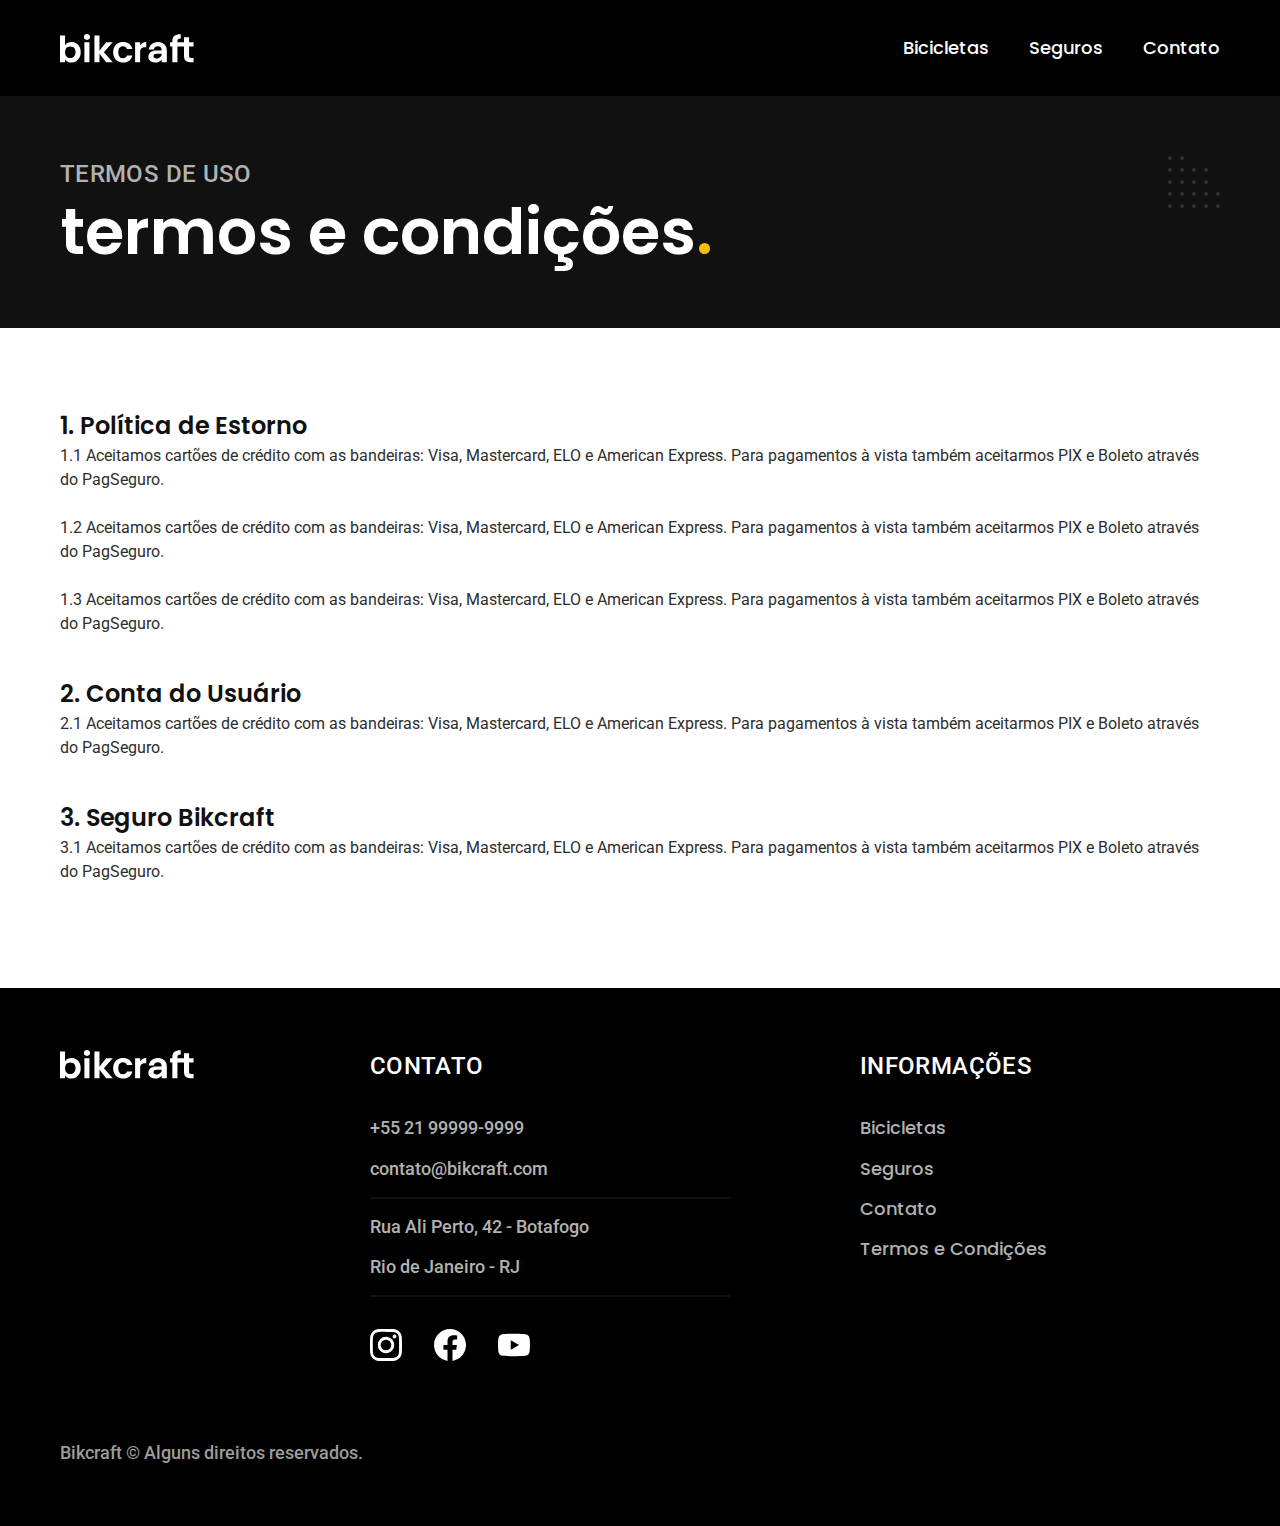
<file: termos.html>
<!DOCTYPE html>

<html lang="pt-br">

<head>
  <meta charset="UTF-8">
  <meta name="viewport" content="width=device-width, initial-scale=1.0">
  <title>Termos e Condições | Bikcraft</title>
  <meta name="description" content="Termos e Condições.">

  <link rel="icon" href="./favicon.svg" type="image/svg+xml">
  <link rel="preload" href="./css/style.min.css" as="style">
  <link rel="stylesheet" href="./css/style.min.css">

  <script>document.documentElement.classList.add('js')</script>

  <link rel="preconnect" href="https://fonts.googleapis.com">
  <link rel="preconnect" href="https://fonts.gstatic.com" crossorigin>
  <link href="https://fonts.googleapis.com/css2?family=Merriweather:ital,wght@1,900&family=Poppins:wght@400;600&family=Roboto:wght@400;500&display=swap" rel="stylesheet">
</head>

<body id="termos">
  <header class="header-bg">
    <div class="header container">
      <a href="./">
        <img src="./img/bikcraft.svg" width="136" height="32" alt="Bikcraft">
      </a>

      <nav aria-label="primaria">
        <ul class="header-menu font-1-m cor-0">
          <li><a href="./bicicletas.html">Bicicletas</a></li>
          <li><a href="./seguros.html">Seguros</a></li>
          <li><a href="./contato.html">Contato</a></li>
        </ul>
      </nav>
    </div>
  </header>

  <main>
    <div class="titulo-bg">
      <div class="titulo container">
        <p class="font-2-l-b cor-5">Termos de uso</p>
        <h1 class="font-1-xxl cor-0">termos e condições<span class="cor-p1">.</span></h1>
      </div>
    </div>

    <div class="termos font-2-s cor-10 container">
      <h2 class="font-1-l cor-11">1. Política de Estorno</h2>
      <p>1.1 Aceitamos cartões de crédito com as bandeiras: Visa, Mastercard, ELO e American Express. Para pagamentos à vista também aceitarmos PIX e Boleto através do PagSeguro.</p>
      <p>1.2 Aceitamos cartões de crédito com as bandeiras: Visa, Mastercard, ELO e American Express. Para pagamentos à vista também aceitarmos PIX e Boleto através do PagSeguro.</p>
      <p>1.3 Aceitamos cartões de crédito com as bandeiras: Visa, Mastercard, ELO e American Express. Para pagamentos à vista também aceitarmos PIX e Boleto através do PagSeguro.</p>
      <h2 class="font-1-l cor-11">2. Conta do Usuário</h2>
      <p>2.1 Aceitamos cartões de crédito com as bandeiras: Visa, Mastercard, ELO e American Express. Para pagamentos à vista também aceitarmos PIX e Boleto através do PagSeguro.</p>
      <h2 class="font-1-l cor-11">3. Seguro Bikcraft</h2>
      <p>3.1 Aceitamos cartões de crédito com as bandeiras: Visa, Mastercard, ELO e American Express. Para pagamentos à vista também aceitarmos PIX e Boleto através do PagSeguro.</p>
    </div>
  </main>

  <footer class="footer-bg">
    <div class="footer container">
      <img src="./img/bikcraft.svg" width="136" height="32" alt="Bikcraft">
      <div class="footer-contato">
        <h3 class="font-2-l-b cor-0">Contato</h3>
        <ul class="font-2-m cor-5">
          <li><a href="tel:+5521999999999">+55 21 99999-9999</a></li>
          <li><a href="mailto:contato@bikcraft.com">contato@bikcraft.com</a></li>
          <li>Rua Ali Perto, 42 - Botafogo</li>
          <li>Rio de Janeiro - RJ</li>
        </ul>
        <div class="footer-redes">
          <a href="./">
            <img src="./img/redes/instagram.svg" width="32" height="32" alt="instagram">
          </a>
          <a href="./">
            <img src="./img/redes/facebook.svg" width="32" height="32" alt="Facebook">
          </a>
          <a href="./">
            <img src="./img/redes/youtube.svg" width="32" height="32" alt="Youtube">
          </a>
        </div>
      </div>
      <div class="footer-informacoes">
        <h3 class="font-2-l-b cor-0">Informações</h3>
        <nav>
          <ul class="font-1-m cor-5">
            <li><a href="./bicicletas.html"></a>Bicicletas</li>
            <li><a href=",/seguros.html"></a>Seguros</li>
            <li><a href="./contato.html"></a>Contato</li>
            <li><a href="./termos.html"></a>Termos e Condições</li>
          </ul>
        </nav>
      </div>
      <p class="footer-copy font-2-m cor-6">Bikcraft © Alguns direitos reservados.</p>
    </div>
  </footer>
  <script src="./js/plugins/simple-anime.js"></script>
  <script src="/js/menu_ativo.js"></script>
  <script src="./js/script.js"></script>
</body>
</file>
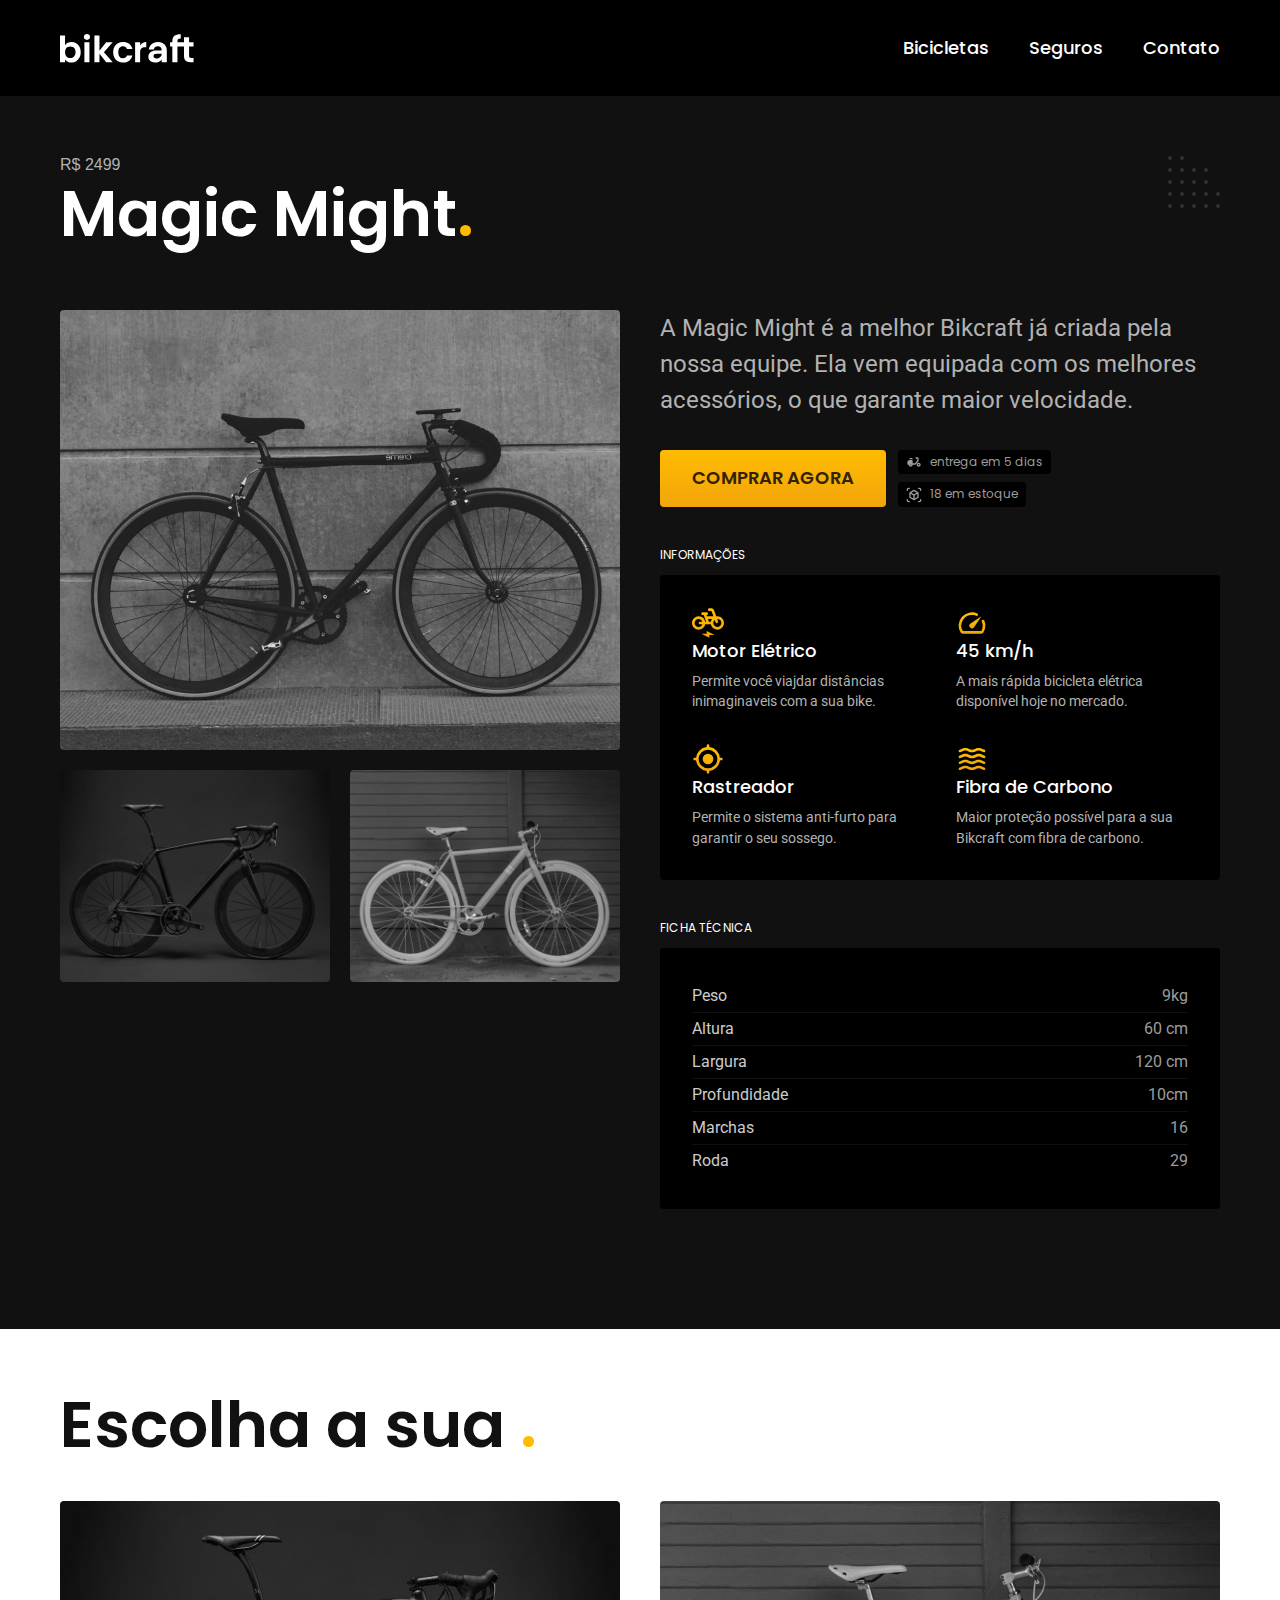
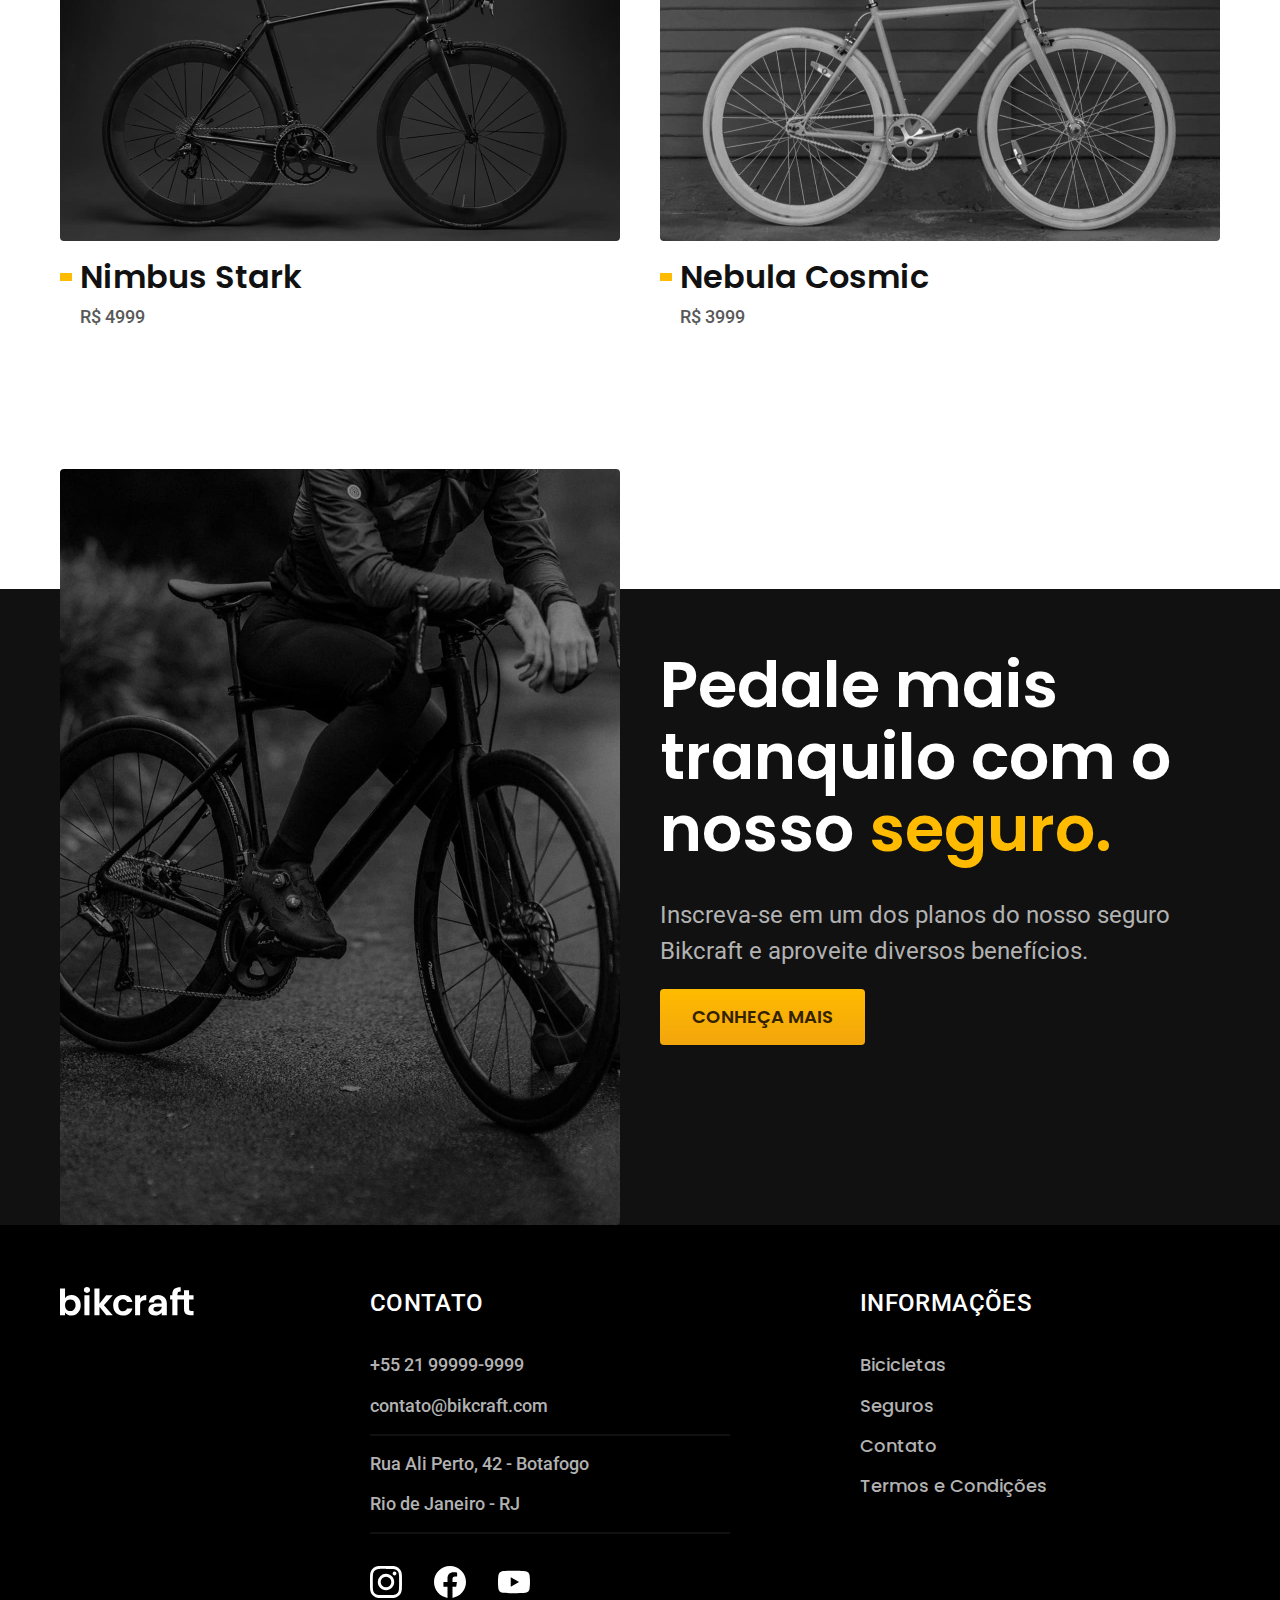
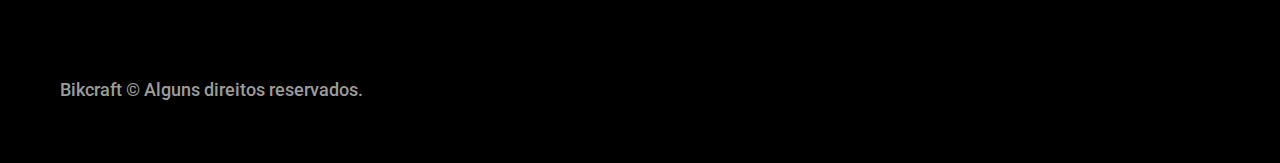
<file: bicicletas/magic.html>
<!DOCTYPE html>

<html lang="pt-br">

<head>
  <meta charset="UTF-8">
  <meta name="viewport" content="width=device-width, initial-scale=1.0">
  <title>Magic | Bikcraft</title>
  <meta name="description" content="Magic.">

  <link rel="icon" href="../favicon.svg" type="image/svg+xml">
  <link rel="stylesheet" href="../css/style.min.css" as="style">

  <script>document.documentElement.classList.add('js')</script>

  <link rel="preconnect" href="https://fonts.googleapis.com">
  <link rel="preconnect" href="https://fonts.gstatic.com" crossorigin>
  <link href="https://fonts.googleapis.com/css2?family=Merriweather:ital,wght@1,900&family=Poppins:wght@400;600&family=Roboto:wght@400;500&display=swap" rel="stylesheet">
</head>

<body id="bicicleta">
  <header class="header-bg">
    <div class="header container">
      <a href="../">
        <img src="../img/bikcraft.svg" alt="Bikcraft">
      </a>

      <nav aria-label="primaria">
        <ul class="header-menu font-1-m cor-0">
          <li><a href="../bicicletas.html">Bicicletas</a></li>
          <li><a href="../seguros.html">Seguros</a></li>
          <li><a href="../contato.html">Contato</a></li>
        </ul>
      </nav>
    </div>
  </header>

  <main class="titulo-bg">
    <div>
      <div class="titulo container">
        <p class="font-2-xl cor-5">R$ 2499</p>
        <h1 class="font-1-xxl cor-0">Magic Might<span class="cor-p1">.</span></h1>
      </div>
    </div>
    <div class="bicicleta container">
      <div class="bicicleta-imagens">
        <img src="../img/bicicleta/nimbus2.jpg" alt="Bicicleta 1">
        <img src="../img/bicicleta/nimbus1.jpg" alt="Bicicleta 2">
        <img src="../img/bicicleta/nimbus3.jpg" alt="Bicicleta 3">
      </div>
      <div class="bicicleta-conteudo">
        <p class="font-2-l cor-5">A Magic Might é a melhor Bikcraft já criada pela nossa equipe. Ela vem equipada com os melhores acessórios, o que garante maior velocidade.</p>
        <div class="bicicleta-comprar">
          <a class="botao" href="../orcamento.html?tipo=bikcraft&produto=magic">Comprar Agora</a>
          <span class="font-1-xs cor-6"><img src="../img/icones/entrega.svg" alt="">entrega em 5 dias</span>
          <span class="font-1-xs cor-6"><img src="../img/icones/estoque.svg" alt="">18 em estoque</span>
        </div>
        <h2 class="font-1-xs cor-0">Informações</h2>
        <ul class="bicicleta-informacoes">
          <li>
            <img src="../img/icones/eletrica.svg" alt="">
            <h3 class="font-1-m cor-0">Motor Elétrico</h3>
            <p class="font-2-xs cor-5">Permite você viajdar distâncias inimaginaveis com a sua bike.</p>
          </li>
          <li>
            <img src="../img/icones/velocidade.svg" alt="">
            <h3 class="font-1-m cor-0">45 km/h</h3>
            <p class="font-2-xs cor-5">A mais rápida bicicleta elétrica disponível hoje no mercado.</p>
          </li>
          <li>
            <img src="../img/icones/rastreador.svg" alt="">
            <h3 class="font-1-m cor-0">Rastreador</h3>
            <p class="font-2-xs cor-5">Permite o sistema anti-furto para garantir o seu sossego.</p>
          </li>
          <li>
            <img src="../img/icones/carbono.svg" alt="">
            <h3 class="font-1-m cor-0">Fibra de Carbono</h3>
            <p class="font-2-xs cor-5">Maior proteção possível para a sua Bikcraft com fibra de carbono.</p>
          </li>
        </ul>
        <h2 class="font-1-xs cor-0">Ficha Técnica</h2>
        <ul class="bicicleta-ficha font-2-s cor-4">
          <li>Peso <span>9kg</span></li>
          <li>Altura <span>60 cm</span></li>
          <li>Largura <span>120 cm</span></li>
          <li>Profundidade <span>10cm</span></li>
          <li>Marchas <span>16</span></li>
          <li>Roda <span>29</span></li>
        </ul>
      </div>
    </div>
  </main>


  <article class="bicicletas-lista container">
    <h2 class="font-1-xxl">Escolha a sua <span class="cor-p1">.</span></h2>

    <ul>
      <li>
        <a href="./nimbus.html">
          <img src="../img/bicicletas/nimbus.jpg" alt="Bicicleta preta">
          <h3 class="font-1-xl">Nimbus Stark</h3>
          <span class="font-2-m cor-8">R$ 4999</span>
        </a>
      </li>
      <li>
        <a href="./nebula.html">
          <img src="../img/bicicletas/nebula.jpg" alt="Bicicleta preta">
          <h3 class="font-1-xl">Nebula Cosmic</h3>
          <span class="font-2-m cor-8">R$ 3999</span>
        </a>
      </li>
    </ul>
  </article>

  <article class="seguro-bg">
    <div class="seguro container">
      <div class="seguro-imagem">
        <img src="../img/fotos/seguros.jpg" alt="Pessoa parada encima de uma bicicleta.">
      </div>
      <div class="seguro-conteudo">
        <h2 class="font-1-xxl cor-0">Pedale mais tranquilo com o nosso <span class="cor-p1">seguro.</span></h2>
        <p class="font-2-l cor-5">Inscreva-se em um dos planos do nosso seguro Bikcraft e aproveite diversos benefícios.</p>
        <a class="botao" href="../seguros.html">Conheça Mais</a>
      </div>
    </div>
  </article>

  <footer class="footer-bg">
    <div class="footer container">
      <img src="../img/bikcraft.svg" alt="Bikcraft">
      <div class="footer-contato">
        <h3 class="font-2-l-b cor-0">Contato</h3>
        <ul class="font-2-m cor-5">
          <li><a href="tel:+5521999999999">+55 21 99999-9999</a></li>
          <li><a href="mailto:contato@bikcraft.com">contato@bikcraft.com</a></li>
          <li>Rua Ali Perto, 42 - Botafogo</li>
          <li>Rio de Janeiro - RJ</li>
        </ul>
        <div class="footer-redes">
          <a href="../">
            <img src="../img/redes/instagram.svg" alt="instagram">
          </a>
          <a href="../">
            <img src="../img/redes/facebook.svg" alt="Facebook">
          </a>
          <a href="../">
            <img src="../img/redes/youtube.svg" alt="Youtube">
          </a>
        </div>
      </div>
      <div class="footer-informacoes">
        <h3 class="font-2-l-b cor-0">Informações</h3>
        <nav>
          <ul class="font-1-m cor-5">
            <li><a href="..bicicletas.html"></a>Bicicletas</li>
            <li><a href=",./seguros.html"></a>Seguros</li>
            <li><a href="../contato.html"></a>Contato</li>
            <li><a href="../termos.html"></a>Termos e Condições</li>
          </ul>
        </nav>
      </div>
      <p class="footer-copy font-2-m cor-6">Bikcraft © Alguns direitos reservados.</p>
    </div>
  </footer>
  <script src="../js/plugins/simple-anime.js"></script>
  <script src="../js/menu_ativo.js"></script>
  <script src="../js/parametro_url.js"></script>
  <script src="../js/script.js"></script>
</body>
</file>
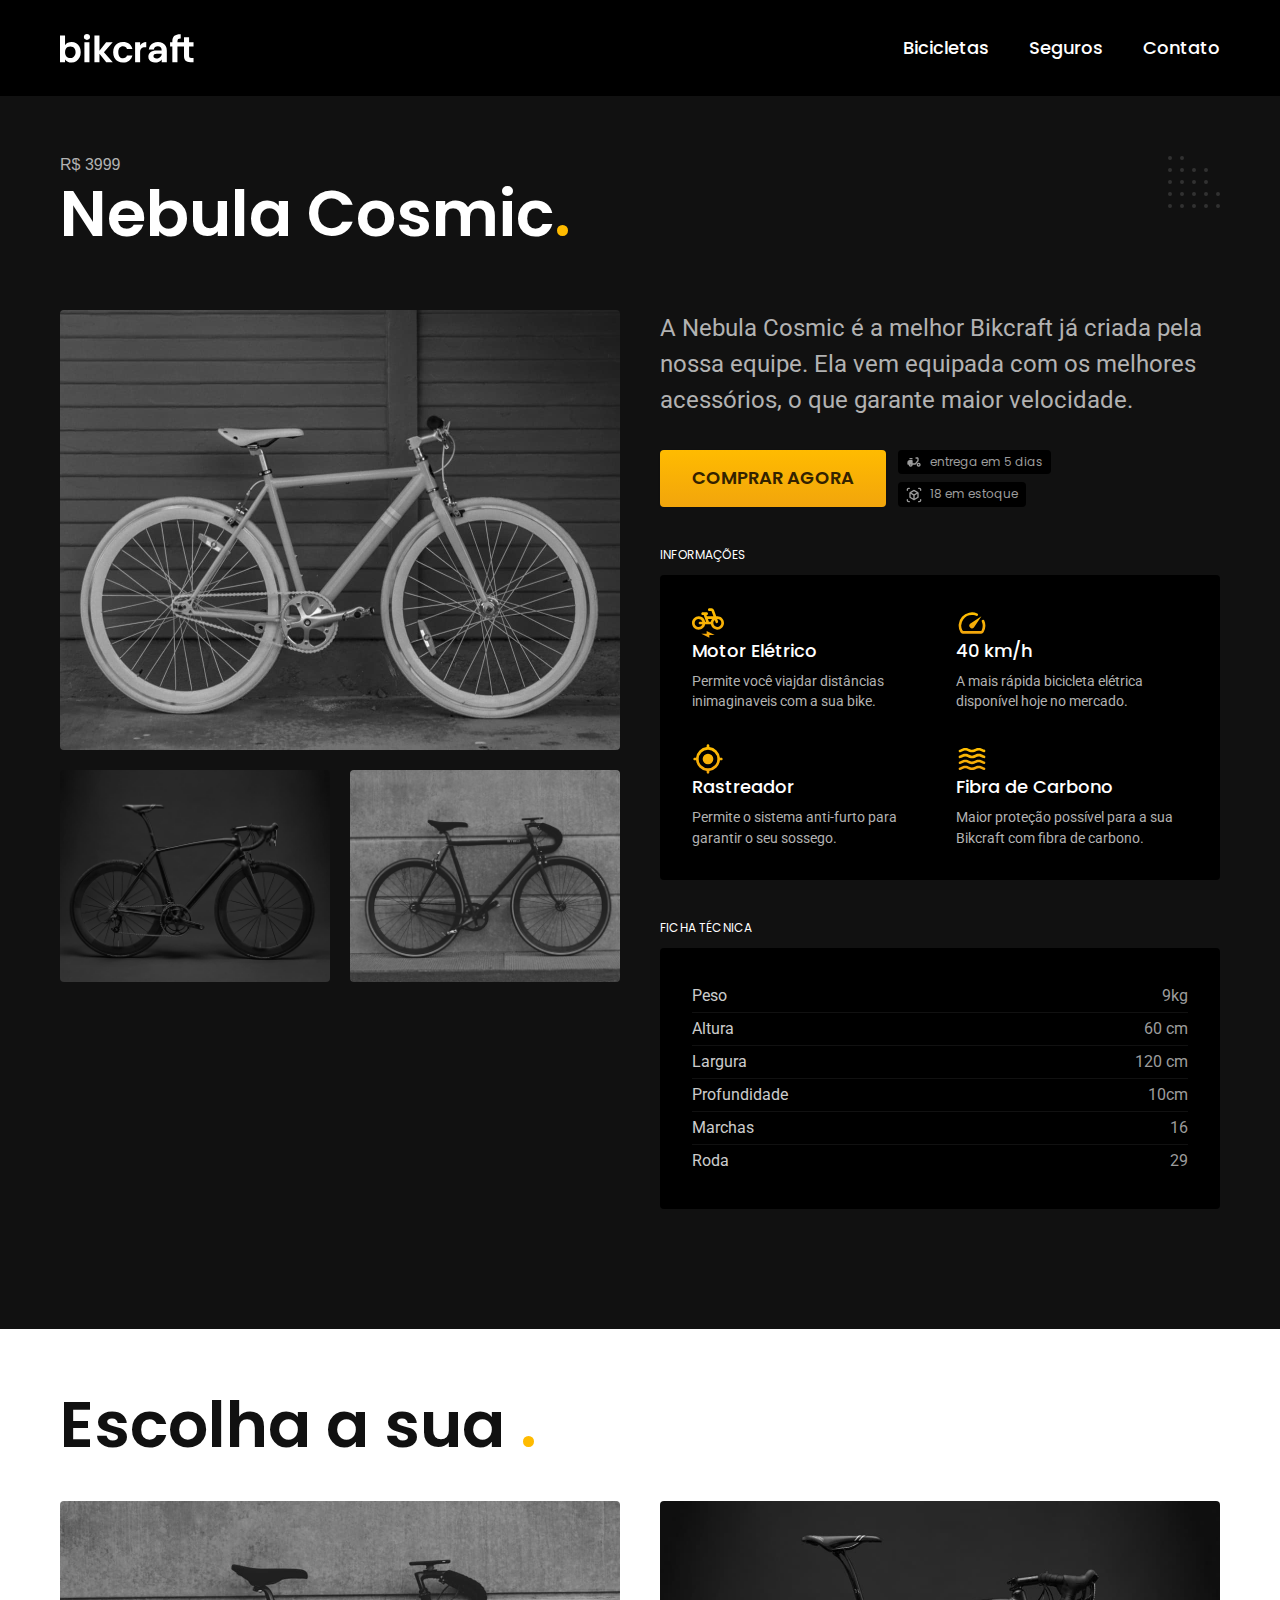
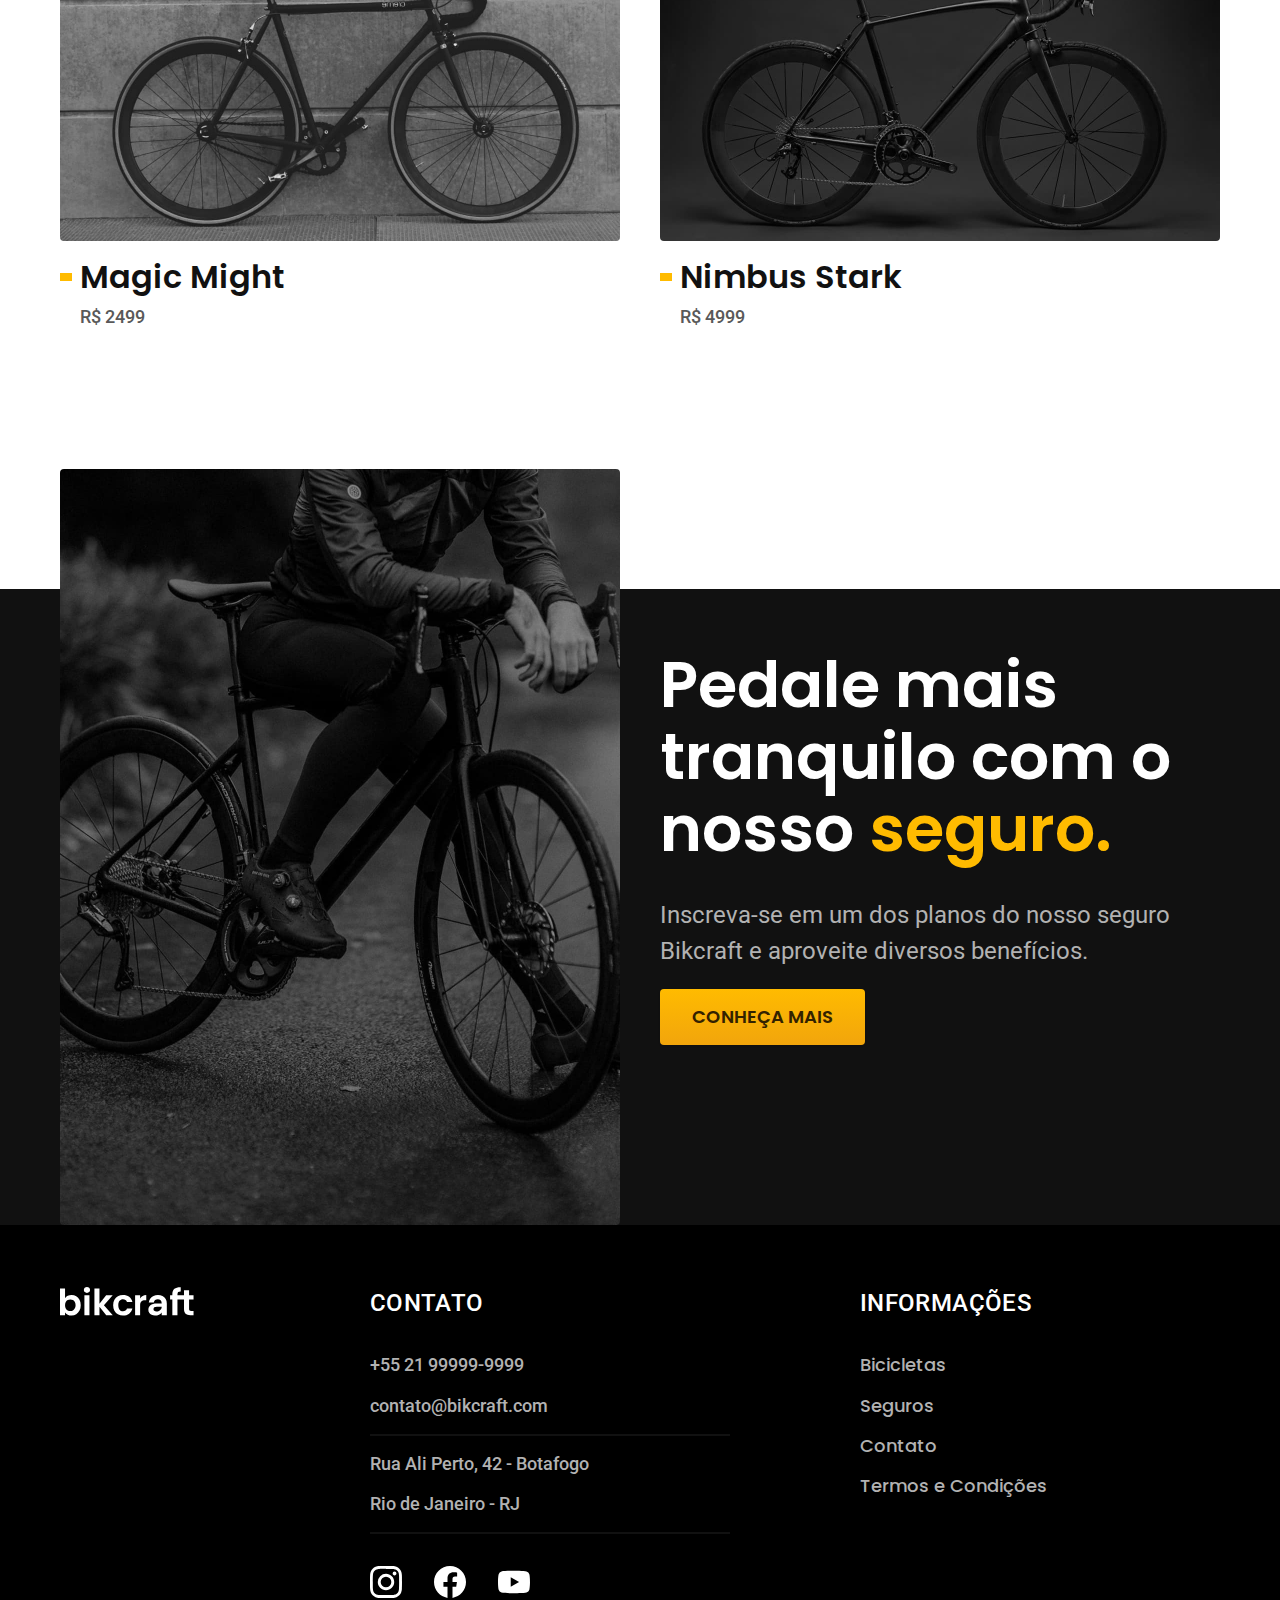
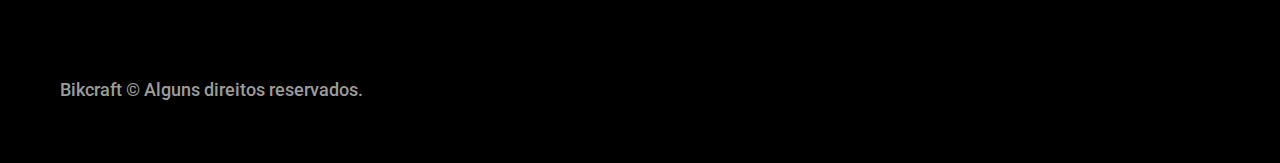
<file: bicicletas/nebula.html>
<!DOCTYPE html>

<html lang="pt-br">

<head>
  <meta charset="UTF-8">
  <meta name="viewport" content="width=device-width, initial-scale=1.0">
  <title>Nebula | Bikcraft</title>
  <meta name="description" content="Nebula.">

  <link rel="icon" href="../favicon.svg" type="image/svg+xml">
  <link rel="stylesheet" href="../css/style.min.css" as="style">

  <script>document.documentElement.classList.add('js')</script>

  <link rel="preconnect" href="https://fonts.googleapis.com">
  <link rel="preconnect" href="https://fonts.gstatic.com" crossorigin>
  <link href="https://fonts.googleapis.com/css2?family=Merriweather:ital,wght@1,900&family=Poppins:wght@400;600&family=Roboto:wght@400;500&display=swap" rel="stylesheet">
</head>

<body id="bicicleta">
  <header class="header-bg">
    <div class="header container">
      <a href="../">
        <img src="../img/bikcraft.svg" alt="Bikcraft">
      </a>

      <nav aria-label="primaria">
        <ul class="header-menu font-1-m cor-0">
          <li><a href="../bicicletas.html">Bicicletas</a></li>
          <li><a href="../seguros.html">Seguros</a></li>
          <li><a href="../contato.html">Contato</a></li>
        </ul>
      </nav>
    </div>
  </header>

  <main class="titulo-bg">
    <div>
      <div class="titulo container">
        <p class="font-2-xl cor-5">R$ 3999</p>
        <h1 class="font-1-xxl cor-0">Nebula Cosmic<span class="cor-p1">.</span></h1>
      </div>
    </div>
    <div class="bicicleta container">
      <div class="bicicleta-imagens">
        <img src="../img/bicicleta/nimbus3.jpg" alt="Bicicleta 1">
        <img src="../img/bicicleta/nimbus1.jpg" alt="Bicicleta 2">
        <img src="../img/bicicleta/nimbus2.jpg" alt="Bicicleta 3">
      </div>
      <div class="bicicleta-conteudo">
        <p class="font-2-l cor-5">A Nebula Cosmic é a melhor Bikcraft já criada pela nossa equipe. Ela vem equipada com os melhores acessórios, o que garante maior velocidade.</p>
        <div class="bicicleta-comprar">
          <a class="botao" href="../orcamento.html?tipo=bikcraft&produto=nebula">Comprar Agora</a>
          <span class="font-1-xs cor-6"><img src="../img/icones/entrega.svg" alt="">entrega em 5 dias</span>
          <span class="font-1-xs cor-6"><img src="../img/icones/estoque.svg" alt="">18 em estoque</span>
        </div>
        <h2 class="font-1-xs cor-0">Informações</h2>
        <ul class="bicicleta-informacoes">
          <li>
            <img src="../img/icones/eletrica.svg" alt="">
            <h3 class="font-1-m cor-0">Motor Elétrico</h3>
            <p class="font-2-xs cor-5">Permite você viajdar distâncias inimaginaveis com a sua bike.</p>
          </li>
          <li>
            <img src="../img/icones/velocidade.svg" alt="">
            <h3 class="font-1-m cor-0">40 km/h</h3>
            <p class="font-2-xs cor-5">A mais rápida bicicleta elétrica disponível hoje no mercado.</p>
          </li>
          <li>
            <img src="../img/icones/rastreador.svg" alt="">
            <h3 class="font-1-m cor-0">Rastreador</h3>
            <p class="font-2-xs cor-5">Permite o sistema anti-furto para garantir o seu sossego.</p>
          </li>
          <li>
            <img src="../img/icones/carbono.svg" alt="">
            <h3 class="font-1-m cor-0">Fibra de Carbono</h3>
            <p class="font-2-xs cor-5">Maior proteção possível para a sua Bikcraft com fibra de carbono.</p>
          </li>
        </ul>
        <h2 class="font-1-xs cor-0">Ficha Técnica</h2>
        <ul class="bicicleta-ficha font-2-s cor-4">
          <li>Peso <span>9kg</span></li>
          <li>Altura <span>60 cm</span></li>
          <li>Largura <span>120 cm</span></li>
          <li>Profundidade <span>10cm</span></li>
          <li>Marchas <span>16</span></li>
          <li>Roda <span>29</span></li>
        </ul>
      </div>
    </div>
  </main>


  <article class="bicicletas-lista container">
    <h2 class="font-1-xxl">Escolha a sua <span class="cor-p1">.</span></h2>
    <ul>
      <li>
        <a href="./magic.html">
          <img src="../img/bicicletas/magic.jpg" alt="Bicicleta preta">
          <h3 class="font-1-xl">Magic Might</h3>
          <span class="font-2-m cor-8">R$ 2499</span>
        </a>
      </li>
      <li>
        <a href="./nimbus.html">
          <img src="../img/bicicletas/nimbus.jpg" alt="Bicicleta preta">
          <h3 class="font-1-xl">Nimbus Stark</h3>
          <span class="font-2-m cor-8">R$ 4999</span>
        </a>
      </li>
    </ul>
  </article>

  <article class="seguro-bg">
    <div class="seguro container">
      <div class="seguro-imagem">
        <img src="../img/fotos/seguros.jpg" alt="Pessoa parada encima de uma bicicleta.">
      </div>
      <div class="seguro-conteudo">
        <h2 class="font-1-xxl cor-0">Pedale mais tranquilo com o nosso <span class="cor-p1">seguro.</span></h2>
        <p class="font-2-l cor-5">Inscreva-se em um dos planos do nosso seguro Bikcraft e aproveite diversos benefícios.</p>
        <a class="botao" href="../seguros.html">Conheça Mais</a>
      </div>
    </div>
  </article>

  <footer class="footer-bg">
    <div class="footer container">
      <img src="../img/bikcraft.svg" alt="Bikcraft">
      <div class="footer-contato">
        <h3 class="font-2-l-b cor-0">Contato</h3>
        <ul class="font-2-m cor-5">
          <li><a href="tel:+5521999999999">+55 21 99999-9999</a></li>
          <li><a href="mailto:contato@bikcraft.com">contato@bikcraft.com</a></li>
          <li>Rua Ali Perto, 42 - Botafogo</li>
          <li>Rio de Janeiro - RJ</li>
        </ul>
        <div class="footer-redes">
          <a href="../">
            <img src="../img/redes/instagram.svg" alt="instagram">
          </a>
          <a href="../">
            <img src="../img/redes/facebook.svg" alt="Facebook">
          </a>
          <a href="../">
            <img src="../img/redes/youtube.svg" alt="Youtube">
          </a>
        </div>
      </div>
      <div class="footer-informacoes">
        <h3 class="font-2-l-b cor-0">Informações</h3>
        <nav>
          <ul class="font-1-m cor-5">
            <li><a href="..bicicletas.html"></a>Bicicletas</li>
            <li><a href=",./seguros.html"></a>Seguros</li>
            <li><a href="../contato.html"></a>Contato</li>
            <li><a href="../termos.html"></a>Termos e Condições</li>
          </ul>
        </nav>
      </div>
      <p class="footer-copy font-2-m cor-6">Bikcraft © Alguns direitos reservados.</p>
    </div>
  </footer>
  <script src="../js/plugins/simple-anime.js"></script>
  <script src="../js/menu_ativo.js"></script>
  <script src="../js/parametro_url.js"></script>
  <script src="../js/script.js"></script>
</body>
</file>
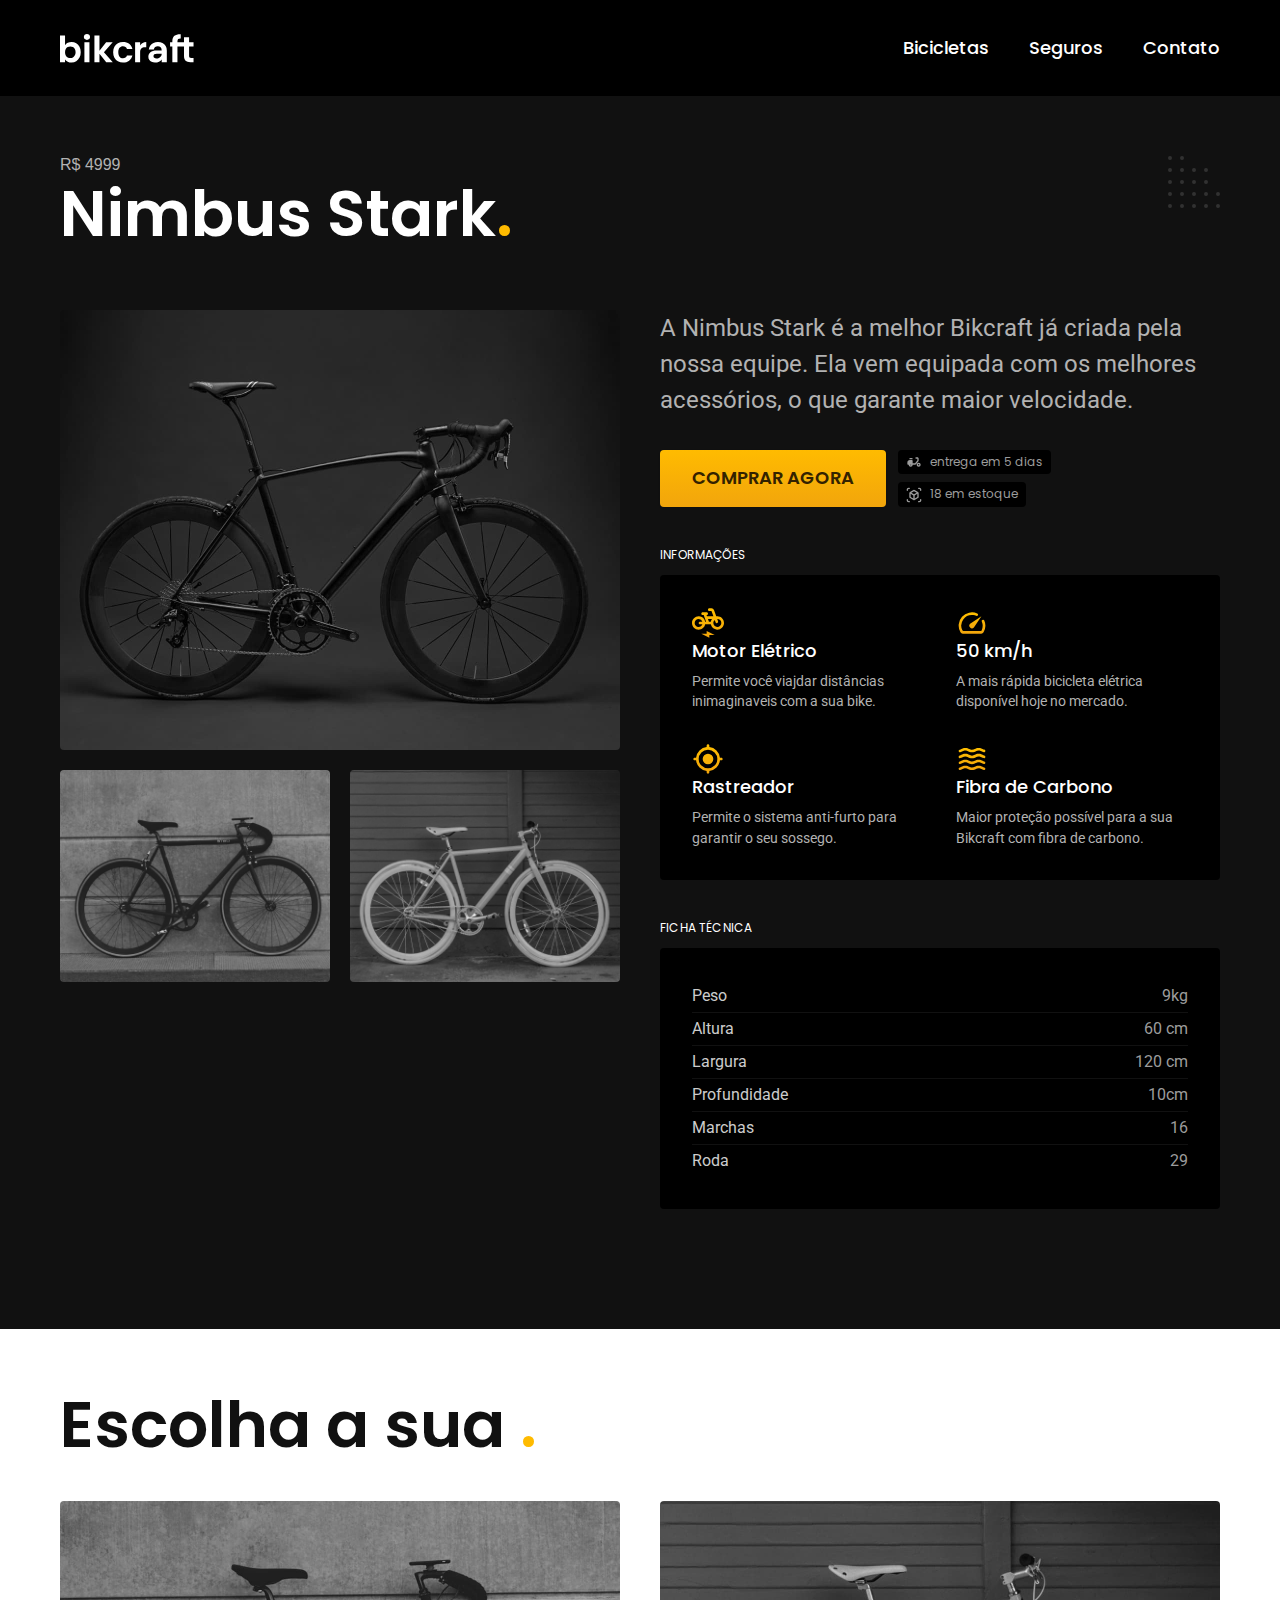
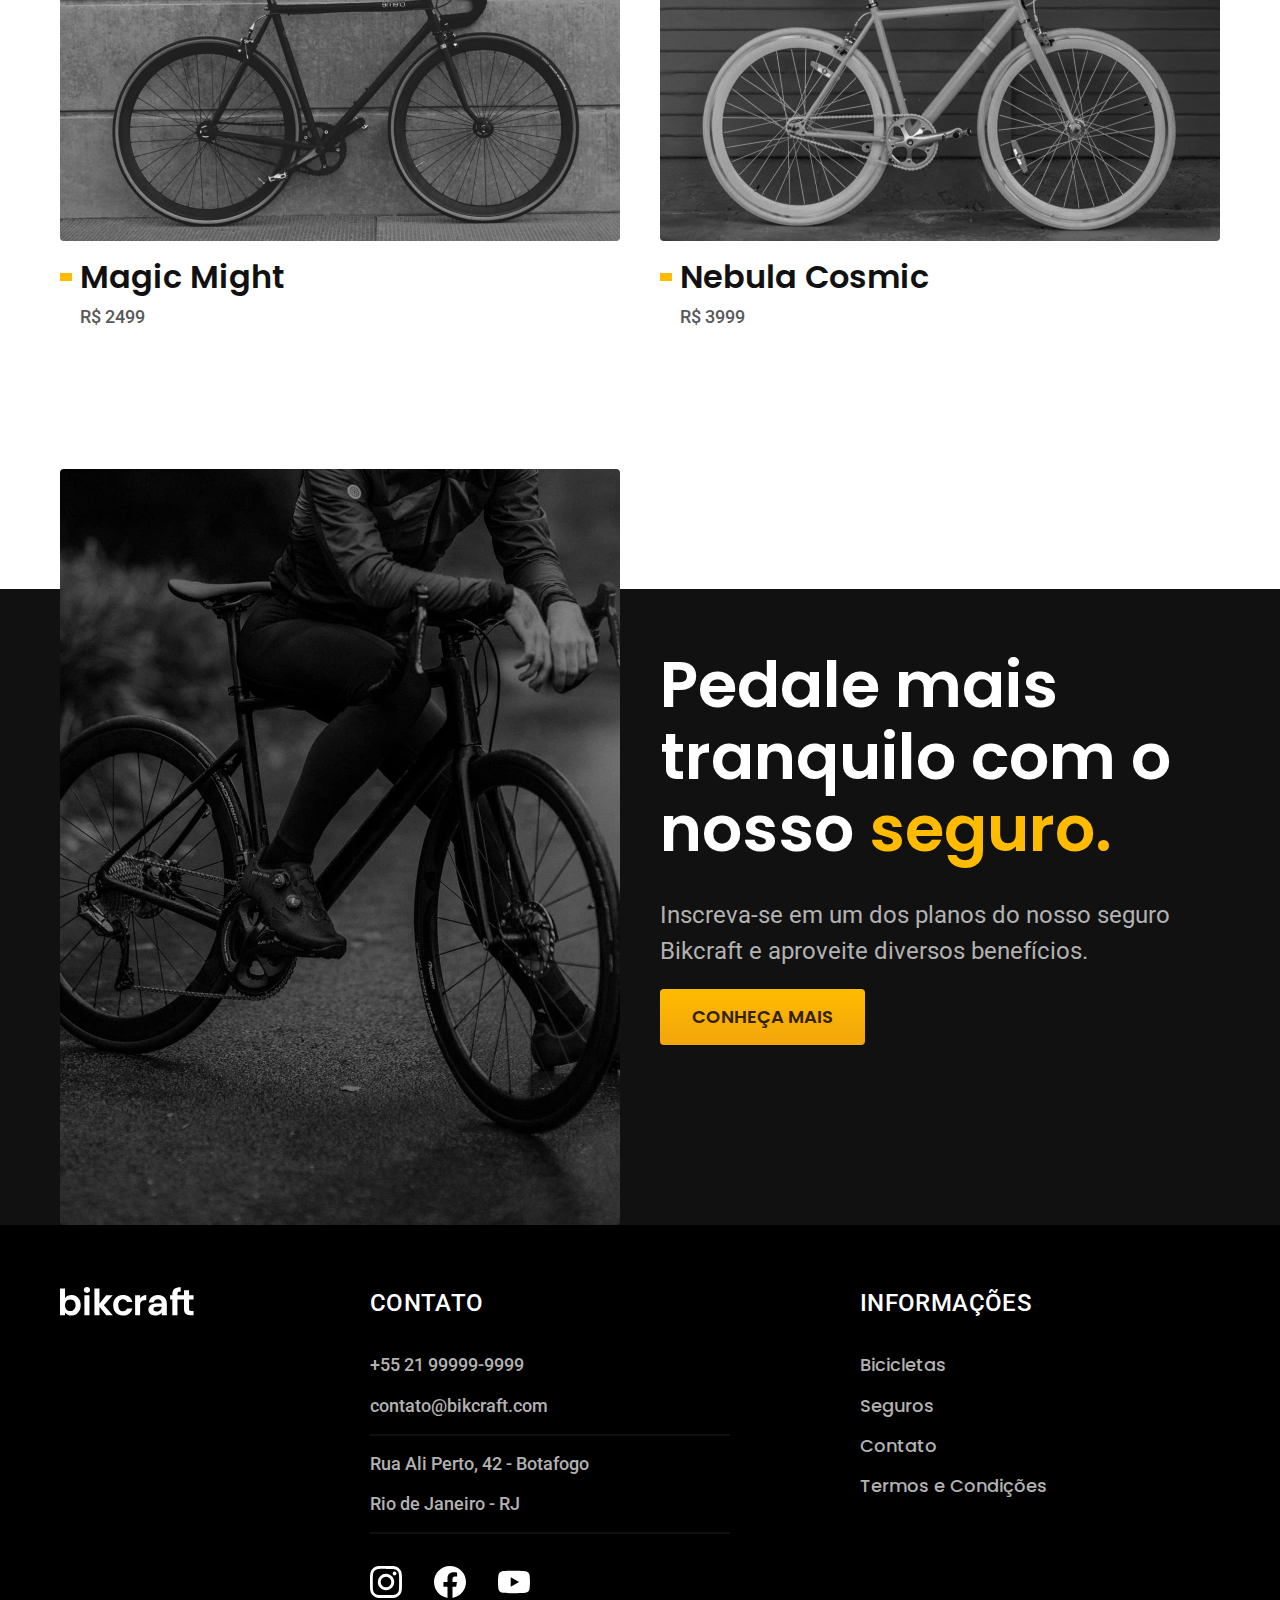
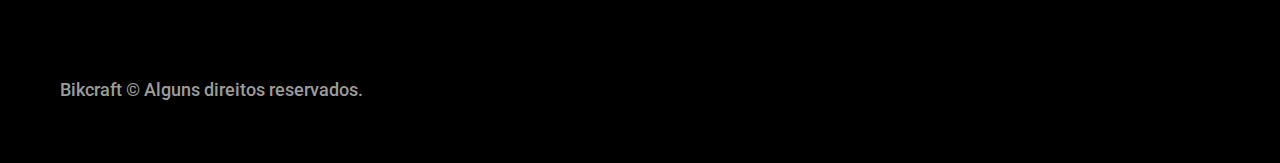
<file: bicicletas/nimbus.html>
<!DOCTYPE html>

<html lang="pt-br">

<head>
  <meta charset="UTF-8">
  <meta name="viewport" content="width=device-width, initial-scale=1.0">
  <title>Nimbus | Bikcraft</title>
  <meta name="description" content="Nimbus.">

  <link rel="icon" href="../favicon.svg" type="image/svg+xml">
  <link rel="stylesheet" href="../css/style.min.css" as="style">
  <script>document.documentElement.classList.add('js')</script>

  <link rel="preconnect" href="https://fonts.googleapis.com">
  <link rel="preconnect" href="https://fonts.gstatic.com" crossorigin>
  <link href="https://fonts.googleapis.com/css2?family=Merriweather:ital,wght@1,900&family=Poppins:wght@400;600&family=Roboto:wght@400;500&display=swap" rel="stylesheet">
</head>

<body id="bicicleta">
  <header class="header-bg">
    <div class="header container">
      <a href="../">
        <img src="../img/bikcraft.svg" alt="Bikcraft">
      </a>

      <nav aria-label="primaria">
        <ul class="header-menu font-1-m cor-0">
          <li><a href="../bicicletas.html">Bicicletas</a></li>
          <li><a href="../seguros.html">Seguros</a></li>
          <li><a href="../contato.html">Contato</a></li>
        </ul>
      </nav>
    </div>
  </header>

  <main class="titulo-bg">
    <div>
      <div class="titulo container">
        <p class="font-2-xl cor-5">R$ 4999</p>
        <h1 class="font-1-xxl cor-0">Nimbus Stark<span class="cor-p1">.</span></h1>
      </div>
    </div>
    <div class="bicicleta container">
      <div class="bicicleta-imagens">
        <img src="../img/bicicleta/nimbus1.jpg" alt="Bicicleta 1">
        <img src="../img/bicicleta/nimbus2.jpg" alt="Bicicleta 2">
        <img src="../img/bicicleta/nimbus3.jpg" alt="Bicicleta 3">
      </div>
      <div class="bicicleta-conteudo">
        <p class="font-2-l cor-5">A Nimbus Stark é a melhor Bikcraft já criada pela nossa equipe. Ela vem equipada com os melhores acessórios, o que garante maior velocidade.</p>
        <div class="bicicleta-comprar">
          <a class="botao" href="../orcamento.html?tipo=bikcraft&produto=nimbus">Comprar Agora</a>
          <span class="font-1-xs cor-6"><img src="../img/icones/entrega.svg" alt="">entrega em 5 dias</span>
          <span class="font-1-xs cor-6"><img src="../img/icones/estoque.svg" alt="">18 em estoque</span>
        </div>
        <h2 class="font-1-xs cor-0">Informações</h2>
        <ul class="bicicleta-informacoes">
          <li>
            <img src="../img/icones/eletrica.svg" alt="">
            <h3 class="font-1-m cor-0">Motor Elétrico</h3>
            <p class="font-2-xs cor-5">Permite você viajdar distâncias inimaginaveis com a sua bike.</p>
          </li>
          <li>
            <img src="../img/icones/velocidade.svg" alt="">
            <h3 class="font-1-m cor-0">50 km/h</h3>
            <p class="font-2-xs cor-5">A mais rápida bicicleta elétrica disponível hoje no mercado.</p>
          </li>
          <li>
            <img src="../img/icones/rastreador.svg" alt="">
            <h3 class="font-1-m cor-0">Rastreador</h3>
            <p class="font-2-xs cor-5">Permite o sistema anti-furto para garantir o seu sossego.</p>
          </li>
          <li>
            <img src="../img/icones/carbono.svg" alt="">
            <h3 class="font-1-m cor-0">Fibra de Carbono</h3>
            <p class="font-2-xs cor-5">Maior proteção possível para a sua Bikcraft com fibra de carbono.</p>
          </li>
        </ul>
        <h2 class="font-1-xs cor-0">Ficha Técnica</h2>
        <ul class="bicicleta-ficha font-2-s cor-4">
          <li>Peso <span>9kg</span></li>
          <li>Altura <span>60 cm</span></li>
          <li>Largura <span>120 cm</span></li>
          <li>Profundidade <span>10cm</span></li>
          <li>Marchas <span>16</span></li>
          <li>Roda <span>29</span></li>
        </ul>
      </div>
    </div>
  </main>


  <article class="bicicletas-lista container">
    <h2 class="font-1-xxl">Escolha a sua <span class="cor-p1">.</span></h2>
    <ul>
      <li>
        <a href="./magic.html">
          <img src="../img/bicicletas/magic.jpg" alt="Bicicleta preta">
          <h3 class="font-1-xl">Magic Might</h3>
          <span class="font-2-m cor-8">R$ 2499</span>
        </a>
      </li>
      <li>
        <a href="./nebula.html">
          <img src="../img/bicicletas/nebula.jpg" alt="Bicicleta preta">
          <h3 class="font-1-xl">Nebula Cosmic</h3>
          <span class="font-2-m cor-8">R$ 3999</span>
        </a>
      </li>
    </ul>
  </article>

  <article class="seguro-bg">
    <div class="seguro container">
      <div class="seguro-imagem">
        <img src="../img/fotos/seguros.jpg" alt="Pessoa parada encima de uma bicicleta.">
      </div>
      <div class="seguro-conteudo">
        <h2 class="font-1-xxl cor-0">Pedale mais tranquilo com o nosso <span class="cor-p1">seguro.</span></h2>
        <p class="font-2-l cor-5">Inscreva-se em um dos planos do nosso seguro Bikcraft e aproveite diversos benefícios.</p>
        <a class="botao" href="../seguros.html">Conheça Mais</a>
      </div>
    </div>
  </article>

  <footer class="footer-bg">
    <div class="footer container">
      <img src="../img/bikcraft.svg" alt="Bikcraft">
      <div class="footer-contato">
        <h3 class="font-2-l-b cor-0">Contato</h3>
        <ul class="font-2-m cor-5">
          <li><a href="tel:+5521999999999">+55 21 99999-9999</a></li>
          <li><a href="mailto:contato@bikcraft.com">contato@bikcraft.com</a></li>
          <li>Rua Ali Perto, 42 - Botafogo</li>
          <li>Rio de Janeiro - RJ</li>
        </ul>
        <div class="footer-redes">
          <a href="../">
            <img src="../img/redes/instagram.svg" alt="instagram">
          </a>
          <a href="../">
            <img src="../img/redes/facebook.svg" alt="Facebook">
          </a>
          <a href="../">
            <img src="../img/redes/youtube.svg" alt="Youtube">
          </a>
        </div>
      </div>
      <div class="footer-informacoes">
        <h3 class="font-2-l-b cor-0">Informações</h3>
        <nav>
          <ul class="font-1-m cor-5">
            <li><a href="..bicicletas.html"></a>Bicicletas</li>
            <li><a href=",./seguros.html"></a>Seguros</li>
            <li><a href="../contato.html"></a>Contato</li>
            <li><a href="../termos.html"></a>Termos e Condições</li>
          </ul>
        </nav>
      </div>
      <p class="footer-copy font-2-m cor-6">Bikcraft © Alguns direitos reservados.</p>
    </div>
  </footer>
  <script src="../js/plugins/simple-anime.js"></script>
  <script src="../js/menu_ativo.js"></script>
  <script src="../js/parametro_url.js"></script>
  <script src="../js/script.js"></script>
</body>
</file>
<file: css/style.min.css>
body{margin:0;font-family:Arial,Helvetica,sans-serif;color:#111}blockquote,dd,h1,h2,h3,h4,p,ul{margin:0}ul{padding:0;list-style:none}a{text-decoration:none;color:inherit}img{max-width:100%;height:auto;display:block}img[src$=".jpg"]{border-radius:4px}.font-1-xs{font:400 0.75rem/1.35 Poppins,sans-serif}.font-2-xs{font:400 0.875rem/1.43 Roboto,sans-serif}.font-2-s{font:400 1rem/1.5 Roboto,sans-serif}.font-1-s{font:500 1rem/1.5 Poppins,sans-serif}.font-2-m{font:500 1.125rem/1.35 Roboto,sans-serif}.font-1-m,.font-1-m-b{font:500 1.125rem/1.35 Poppins,sans-serif}.font-1-m-b{font-weight:600}.font-2-l,.font-2-l-b{font:400 1.5rem/1.5 Roboto,sans-serif}.font-2-l-b{font-weight:500;letter-spacing:.015em;text-transform:uppercase}.font-1-l{font:400 1.5rem/1.5 Poppins,sans-serif}.font-1-xl{font:600 2rem/1.25 Poppins,sans-serif}.font-1-xxl{font:600 4rem/1.125 Poppins,sans-serif}@media (max-width:1200px){.font-1-xxl{font-size:3rem}.font-2-l,.font-2-l-b{font-size:1.125rem}}@media (max-width:800px){.font-1-xxl{font-size:2rem}.font-2-l{font-size:1rem}}:root{--cor-0:#ffffff;--cor-1:#f7f7f7;--cor-2:#ededed;--cor-3:#dedede;--cor-4:#cccccc;--cor-5:#b2b2b2;--cor-6:#9c9c9c;--cor-7:#717171;--cor-8:#595959;--cor-9:#404040;--cor-10:#2e2e2e;--cor-11:#111111;--cor-12:#000000;--cor-p1:#ffbb00;--cor-p2:#e4a30b;--cor-p3:#a66f00;--cor-p4:#664400;--cor-p5:#332200}.cor-0{color:var(--cor-0)}.cor-1{color:var(--cor-1)}.cor-2{color:var(--cor-2)}.cor-3{color:var(--cor-3)}.cor-4{color:var(--cor-4)}.cor-5{color:var(--cor-5)}.cor-6{color:var(--cor-6)}.cor-7{color:var(--cor-7)}.cor-8{color:var(--cor-8)}.cor-9{color:var(--cor-9)}.cor-10{color:var(--cor-10)}.cor-11{color:var(--cor-11)}.cor-12{color:var(--cor-12)}.cor-p1{color:var(--cor-p1)}.cor-p2{color:var(--cor-p2)}.cor-p3{color:var(--cor-p3)}.cor-p4{color:var(--cor-p4)}.cor-p5{color:var(--cor-p5)}.js .fadeInDown{transform:translate3d(0,-20px,0)}.js .fadeInUp{transform:translate3d(0,20px,0)}.js .fadeInRight{transform:translate3d(20px,0,0)}.js .fadeInLeft{transform:translate3d(-20px,0,0)}.js [data-anime]{opacity:0}.js .anime{opacity:1;transform:none;transition:transform .8s,opacity .8s}.header-bg{background-color:var(--cor-12)}.header{display:flex;flex-wrap:wrap;gap:20px;justify-content:space-between;align-items:center;padding-top:20px;padding-bottom:20px}.header-menu{display:flex;gap:40px;flex-wrap:wrap}.header-menu a{display:inline-block;padding:16px 0;position:relative}.header-menu a:after{content:"";display:block;height:2px;width:0;background:var(--cor-0);margin-top:4px;transition:.3s;position:absolute}.header-menu a.ativo::after,.header-menu a:hover:after{width:100%}@media (max-width:800px){.header-menu{gap:20px}.header-menu a{background:var(--cor-11);padding:12px 16px;border-radius:4px}.header-menu a:hover{background-color:var(--cor-10)}.header a:after{display:none}}@media (max-width:600px){.header-menu{gap:12px}.header-menu a{padding:8px 12px;font-size:14px}}.footer-bg{background-color:var(--cor-12)}.footer{display:grid;grid-template-columns:3fr 5fr 4fr;gap:40px;padding-top:60px;padding-bottom:60px}.footer h3{margin-bottom:32px}.footer-contato ul{margin-bottom:32px}.footer-contato li:nth-child(2n)::after{content:"";display:block;max-width:360px;height:2px;background:var(--cor-11);margin-top:16px}.footer li{margin-bottom:16px}.footer-redes{display:flex;gap:32px}.footer a:hover{color:var(--cor-0)}.footer-copy{grid-column:1/-1;margin-top:40px}@media (max-width:800px){.footer>img{display:none}.footer{grid-template-columns:1fr 1fr}}@media (max-width:600px){.footer{grid-template-columns:1fr;gap:60px}.footer-copy{margin-top:0}}.container{box-sizing:border-box;max-width:1200px;padding-left:20px;padding-right:20px;margin-left:auto;margin-right:auto}.botao{display:inline-block;padding:16px 32px;background:linear-gradient(#fb0,#f2a50c);border-radius:4px;box-shadow:0 1px 2px rgba(0,0,0,.1);text-transform:uppercase;color:var(--cor-p5);font:600 1.125rem/1.35 Poppins,sans-serif;max-width:max-content;border:none;cursor:pointer}.botao:hover{background:linear-gradient(#ffb60d,#e59317)}.botao.secundario{background:var(--cor-10);color:var(--cor-2)}.botao.secundario:hover{background:var(--cor-9)}.botao.seta{display:flex;align-items:center}.botao.seta::after{content:"";display:inline-block;width:18px;height:10px;margin-left:12px;background:url("../img/icones/seta.svg");transition:transform .2s}.botao.seta:hover::after{transform:translateX(4px)}@media (max-width:600px){.botao{padding:12px 16px;font-size:1rem}}.link{display:inline-block;color:var(--cor-p1);font:500 1.5rem/1.5 Poppins,sans-serif;text-transform:uppercase}.link::after{content:"";display:block;width:100%;height:4px;background-color:currentColor}.link:hover{color:var(--cor-0)}.titulo-bg{padding-top:60px;padding-bottom:60px;background-color:var(--cor-11)}.titulo{background:url("../img/dec/top-right.svg") no-repeat top right 20px}.titulo p{margin-bottom:4px}@media (max-width:800px){.titulo{padding-top:40px;padding-bottom:40px}.titulo p{font-size:1rem;text-transform:lowercase;font-weight:400}}.form{display:grid;grid-template-columns:1fr 1fr;gap:20px}.form label{display:block;font:600 1rem/1.5 Poppins,sans-serif;margin-bottom:4px}.form .col-2{grid-column:span 2}.form input[type=email],.form input[type=text],.form textarea{font:400 1rem/1.5 Roboto,sans-serif;background:var(--cor-1);border:1px solid var(--cor-2);padding:12px;border-radius:4px;width:100%;box-sizing:border-box}.form input[type=email]:focus,.form textarea:focus,form input[type=text]:focus{outline:0;border-color:var(--cor-p1);background:var(--cor-0);box-shadow:0 0 0 2px #fea}@media (max-width:600){.form{grid-template-columns:1fr}.form .col-2{grid-column:1}}.introducao-bg{background:var(--cor-12) url("../img/dec/bottom-left.svg") no-repeat bottom 160px left 20px;box-shadow:inset 0 -120px var(--cor-0)}.introducao{display:grid;grid-template-columns:1fr 1fr;gap:0 40px}.introducao-conteudo{align-self:end;padding-bottom:200px}.introducao img{width:100%;height:100%;object-fit:cover;border-radius:4px}.introducao h1{margin-bottom:32px}.introducao p{margin-bottom:20px}@media (max-width:800px){.introducao-bg{background:var(--cor-11);padding-top:40px;box-shadow:inset 0 -60px var(--cor-0)}.introducao{grid-template-columns:1fr;gap:32px}.introducao-conteudo{padding-bottom:0}.introducao h1{margin-bottom:16px}.introducao img{height:300px;width:100%}}.tecnologia-bg{background-color:var(--cor-11);box-shadow:inset 0 80px var(--cor-0),inset 0 -80px var(--cor-0)}.tecnologia{display:grid;grid-template-columns:1fr 1fr;gap:40px}.tecnologia-imagem img{width:100%;height:100%;object-fit:cover;object-position:left}.tecnologia-conteudo{padding-top:160px;padding-bottom:160px}.tecnologia-conteudo>span{display:block;margin-bottom:20px}.tecnologia-conteudo h2{margin-bottom:32px}.tecnologia-conteudo>p{margin-bottom:20px}.tecnologia a{margin-bottom:80px}.tecnologia-vantagens{display:flex;gap:40px}.tecnologia-vantagens h3{margin-bottom:8px;width:max-content}.tecnologia-vantagens img{width:24px;margin-bottom:8px}@media (max-width:800px){.tecnologia-bg{box-shadow:initial}.tecnologia{grid-template-columns:1fr}.tecnologia-conteudo{padding-top:60px;padding-bottom:60px}.tecnologia-imagem{display:none}.tecnologia a{margin-bottom:60px}}@media (max-width:600px){.tecnologia-vantagens{flex-direction:column}}.parceiros{padding-top:60px;padding-bottom:120px}.parceiros h2{margin-bottom:60px}.parceiros ul{padding:0 20px;max-width:1400px;display:grid;grid-template-columns:repeat(4,1fr);margin:0 auto}.parceiros li{display:flex;padding:32px;border-left:2px solid var(--cor-2)}.parceiros img{margin:auto}.parceiros li:first-child,.parceiros li:nth-child(5){border-left:none}.parceiros li:nth-child(n+5){border-top:2px solid var(--cor-2)}@media (max-width:800px){.parceiros{padding-bottom:60px}.parceiros li{padding:20px}.parceiros h2{margin-bottom:20px}.parceiros ul{grid-template-columns:repeat(2,1fr)}.parceiros li:nth-child(n+3){border-top:2px solid var(--cor-2)}.parceiros li:nth-child(odd){border-left:none}}.depoimento{display:grid;grid-template-columns:1fr 1fr;background-color:var(--cor-p1);overflow:hidden}.depoimento img{width:100%;height:100%;object-fit:cover;border-radius:0}.depoimento-conteudo{padding:40px 40px 80px 80px;align-self:end;background:url("../img/dec/bottom-right-p.svg") no-repeat bottom 40px right 40px}.depoimento-conteudo p{max-width:32ch;font-family:Merriweather,serif;font-style:italic;font-weight:900;margin-bottom:32px;position:relative}.depoimento p::before,.depoimento p:after{font-size:5rem;color:var(--cor-p2);position:absolute}.depoimento p::before{content:"“";left:-50px;top:-20px}.depoimento p::after{content:"”"}@media (min-width:1200px){.depoimento img{max-height:520px}}@media (max-width:800px){.depoimento{grid-template-columns:1fr;text-align:center}.depoimento img{max-height:200px}.depoimento-conteudo{padding:40px 20px;justify-self:center}}.bicicletas-lista{padding-top:60px;padding-bottom:120px}.bicicletas-lista h2{margin-bottom:40px}.bicicletas-lista ul{display:flex;gap:40px;padding:0 20px 20px 20px;max-width:1400px;margin-left:auto;margin-right:auto;overflow-x:auto}#bicicleta .bicicletas-lista ul{padding:0 0 20px 0}.bicicletas-lista li{flex:1;min-width:280px}.bicicletas-lista a{display:block}.bicicletas-lista img{margin-bottom:16px}.bicicletas-lista h3{margin-bottom:8px;display:flex;align-items:center}.bicicletas-lista h3:before{content:"";display:inline-block;height:8px;width:12px;margin-right:8px;background-color:var(--cor-p1);transition:width .2s}.bicicletas-lista a:hover h3:before{width:24px}.bicicletas-lista li span{padding-left:20px}@media (max-width:800px){.bicicletas-lista{padding-bottom:60px}.bicicletas-lista ul{gap:20px}}.bicicletas-bg{background:linear-gradient(to right,var(--cor-0) 30%,var(--cor-11) 0)}.bicicletas{display:grid;grid-template-columns:1fr 1fr;gap:40px;padding-top:60px;padding-bottom:60px;background:url("../img/dec/bottom-right-p.svg") no-repeat top 40px right 20px}.bicicletas-imagem{display:grid}.bicicletas-imagem img{grid-area:1/1}.bicicletas-imagem span{grid-area:1/1;place-self:start end;margin-top:20px;background:var(--cor-12);display:inline-block;padding:8px 16px 8px 8px;border-radius:4px 0 0 4px}.bicicletas-conteudo{display:grid;grid-template-columns:1fr auto;align-content:start}.bicicletas h2,.bicicletas p{grid-column:1/-1}.bicicletas h2{margin-bottom:20px}.bicicletas h2:before{content:"";display:block;width:12px;height:8px;background-color:var(--cor-p1);margin-bottom:8px}.bicicletas p{margin-bottom:32px}.bicicletas a{place-self:end}.bicicletas li{display:flex;align-items:center}.bicicletas ul{display:grid;gap:16px}.bicicletas-conteudo img{width:24px;margin-right:8px}@media (max-width:800px){.bicicletas{grid-template-columns:1fr;gap:20px;padding-top:40px;padding-bottom:40px}}@media (max-width:800px){.bicicletas-conteudo{grid-template-columns:1fr}.bicicletas-bg{background:var(--cor-11)}.bicicletas ul{font-size:1rem;grid-template-columns:1fr 1fr;margin-bottom:32px}.bicicletas a{place-self:start}}.bicicleta{display:grid;grid-template-columns:1fr 1fr;align-items:start;gap:40px;padding-top:60px;padding-bottom:60px}#bicicleta .titulo p{text-transform:uppercase}.bicicleta-imagens{display:flex;flex-wrap:wrap;gap:20px}.bicicleta-imagens img{flex:1;min-width:200px}.bicicleta-imagens img:first-child{min-width:100%}.bicicleta-conteudo>p{margin-bottom:32px}.bicicleta-comprar{display:grid;grid-template-columns:max-content auto;align-items:center;justify-items:start;gap:8px 12px;margin-bottom:40px}.bicicleta-comprar a{grid-row:span 2}.bicicleta-comprar span{display:flex;align-items:center;background-color:var(--cor-12);gap:8px;padding:4px 8px;border-radius:4px}.bicicleta-conteudo h2{text-transform:uppercase;letter-spacing:.015em;margin-bottom:12px}.bicicleta-ficha,.bicicleta-informacoes{padding:32px;background-color:var(--cor-12);border-radius:4px}.bicicleta-informacoes{margin-bottom:40px;display:grid;grid-template-columns:1fr 1fr;gap:32px}.bicicletas-informacoes img{width:24px;margin-bottom:8px}.bicicleta-informacoes h3{margin-bottom:8px}.bicicleta-ficha li{padding:4px 0;display:flex;justify-content:space-between;border-bottom:1px solid var(--cor-11)}.bicicleta-ficha li:last-child{border-bottom:none}.bicicleta-ficha span{color:var(--cor-6)}@media (max-width:800px){.bicicleta{grid-template-columns:1fr;padding-top:40px;padding-bottom:40px}.bicicleta-imagens{grid-row:2}}@media (max-width:400px){.bicicleta-informacoes{grid-template-columns:1fr}.bicicleta-comprar{grid-template-columns:1fr}}.seguro-bg{background-color:var(--cor-11);box-shadow:inset 0 120px var(--cor-0),inset 0 120px var(--cor-12)}.seguro{display:grid;grid-template-columns:1fr 1fr;gap:40px}.seguro-imagem img{width:100%;height:100%;object-fit:cover}.seguro-conteudo{padding-top:180px;padding-bottom:180px}.seguro h2{margin-bottom:32px}.seguro p{margin-bottom:20px}@media (max-width:800px){.seguro-bg{background-color:var(--cor-11);box-shadow:inset 0 -60px var(--cor-12)}.seguro{grid-template-columns:1fr}.seguro-conteudo{grid-row:1;padding-top:40px;padding-bottom:0}}.seguros-bg{background:var(--cor-11)}.seguros{padding-top:60px;padding-bottom:60px;display:grid;grid-template-columns:1fr 1fr;gap:40px;align-items:center}#seguros .seguros{padding-top:0}.seguros h2{grid-column:1/-1}.seguros-item{background-color:var(--cor-12);padding:32px 32px 32px 60px;display:grid;grid-template-columns:1fr auto;border-radius:4px}.seguros-item h3{margin-bottom:40px}.seguros-item span{grid-column:2;display:block;text-align:right}.seguros-item ul{grid-column:1/-1;margin-bottom:32px}.seguros-item li{display:flex;align-items:center;position:relative}.seguros-item li+li{margin-top:20px}.seguros-item li::before{content:"";display:inline-block;width:13px;height:9px;background-image:url("../img/icones/lista.svg");position:absolute;left:-21px}.seguros item a{grid-column:1/-1}@media (max-width:800px){.seguros{grid-template-columns:1fr}}.vantagens-bg{background-color:var(--cor-12)}.vantagens{padding-top:120px;padding-bottom:120px}.vantagens h2{margin-bottom:60px}.vantagens ul{display:grid;grid-template-columns:repeat(auto-fit,minmax(280px,max-content));gap:40px 80px}.vantagens h3,.vantagens img{margin-bottom:8px}@media (max-width:800px){.vantagens{padding-top:60px;padding-bottom:60px}.vantagens h2{margin-bottom:40px}.vantagens ul{gap:20px}}.perguntas{padding-top:120px;padding-bottom:120px}.perguntas h2{margin-bottom:60px}.perguntas dl>div{padding:20px;border-radius:4px}.perguntas dl>div:nth-child(odd){background-color:var(--cor-1)}.perguntas button{display:grid;grid-template-columns:auto 1fr auto;align-items:center;gap:8px;cursor:pointer;border:none;background:0 0;width:100%;text-align:left}.perguntas button::before{content:"";display:inline-block;width:12px;height:8px;background-color:var(--cor-p1)}.perguntas button::after{content:"";display:inline-block;width:14px;height:6px;background:url("../img/icones/seta-abrir.svg")}.perguntas button:hover::after,.perguntas button[aria-expanded=true]::after{transform:rotate(180deg);transition:.3s}.js .perguntas dd{display:none}.js .perguntas dd.ativa{display:block}.perguntas dd{padding-left:20px;padding-top:16px;max-width:80ch}@media (max-width:800px){.perguntas{padding-top:60px;padding-bottom:60px}.perguntas h2{margin-bottom:40px}}#contato{background:linear-gradient(var(--cor-11) 600px,var(--cor-1) 0)}.contato{display:grid;grid-template-columns:5fr 7fr}.contato-dados,.contato-formulario{padding:60px;box-shadow:0 1px 2px rgba(0,0,0,.1)}.contato-dados{border-radius:5px 0 0 5px;background:var(--cor-0) url("../img/dec/bottom-left.svg") no-repeat bottom 20px left 20px}.contato-formulario{border-radius:0 5px 5px 0;background:var(--cor-0) url("../img/dec/bottom-right.svg") no-repeat bottom 20px right 20px}.contato-dados h2{margin-bottom:60px}.contato-endereco{margin-bottom:32px;padding-left:28px;background:url("../img/icones/local.svg") no-repeat 0 2px}.contato-endereco p{margin-bottom:8px}.contato-meios a{display:block;max-width:max-content;margin-bottom:8px;padding-left:28px}.contato-meios a:hover{color:var(--cor-0)}.contato-meios a:first-child{background:url("../img/icones/email.svg") no-repeat 0 2px}.contato-meios a:nth-child(2){margin-bottom:32px}.contato-meios a:nth-child(3){background:url("../img/icones/telefone.svg") no-repeat 0 2px;margin-bottom:60px}.contato-redes{display:flex;gap:32px;padding-left:28px}@media (max-width:800px){.contato{grid-template-columns:1fr}.contato-dados,.contato-formulario{padding:20px}.contato-dados{border-radius:5px 5px 0 0;background:var(--cor-12)}.contato-formulario{border-radius:0 0 5px 5px}.contato-dados h2,.contatos-meios a:nth-child(3){margin-bottom:32px}.contatos-meios a:nth-child(3){background:url("../img/icones/telefone.svg") no-repeat 0 2px;margin-bottom:32px}.contato-redes{margin-bottom:12px}}.lojas{display:grid;grid-template-columns:1fr 1fr;gap:0 40px;padding-top:120px;padding-bottom:120px}.lojas h2{grid-column:1/-1;margin-bottom:60px}.lojas img{border-radius:4px 4px 0 0}.lojas-item{border-radius:4px;background:var(--cor-0);box-shadow:0 1px 2px rgba(0,0,0,.1)}.lojas-conteudo{display:grid;grid-template-columns:1fr 1fr;gap:32px 16px;padding:32px}.lojas-conteudo h3,.lojas-tempo{grid-column:1/-1}.lojas-dados{display:grid;gap:8px;border-left:2px solid var(--cor-2);padding-left:12px}.lojas-tempo{display:flex;align-items:center;gap:8px}@media (max-width:800px){.lojas{gap:20px;padding-top:60px;padding-bottom:60px}.lojas h2{margin-bottom:32px}.lojas-conteudo{grid-template-columns:1fr}}@media (max-width:600px){.lojas{grid-template-columns:1fr}}#orcamento{background:linear-gradient(var(--cor-11) 600px,var(--cor-1) 0)}.orcamento{display:grid;grid-template-columns:5fr 7fr;padding-bottom:120px}.orcamento h2{text-transform:uppercase;position:relative;display:flex;align-items:center}.orcamento h2::before{content:"";display:inline-block;width:4px;height:8px;background-color:var(--cor-p1);position:absolute;left:-12px}.orcamento-dados,.orcamento-produto{padding:60px;box-shadow:0 1px 2px rgba(0,0,0,.1)}.orcamento-produto{border-radius:5px 0 0 5px;background:var(--cor-0) url("../img/dec/bottom-left.svg") no-repeat bottom 20px left 20px;display:grid;grid-template-columns:1fr 1fr;gap:20px;align-content:start}.orcamento-produto>*{grid-column:1/-1}.orcamento-produto>label{grid-column:initial}.orcamento-produto label{font:400 1rem/1.5 Poppins,sans-serif;color:var(--cor-4);background-color:var(--cor-10);padding:12px 16px;border-radius:4px;cursor:pointer;display:grid;grid-template-columns:auto 1fr auto;align-items:center;border:1px solid var(--cor-10)}.orcamento-produto input:checked+label{background:var(--cor-0);color:var(--cor-11)}.orcamento-produto label::before{content:"";display:inline-block;box-sizing:border-box;width:12px;height:12px;border:1px solid var(--cor-6);border-radius:50%;margin-right:8px}.orcamento-produto input:checked+label::before{border-color:var(--cor-7);box-shadow:inset 0 0 0 3px var(--cor-0),inset 0 0 0 6px var(--cor-7)}.orcamento-produto label:hover{background-color:var(--cor-9);border-color:var(--cor-9)}.orcamento-produto input:focus+label{box-shadow:0 0 0 2px var(--cor-p1);border-color:var(--cor-12)}.orcamento-produto label span{display:none}.orcamento-produto input:checked+label span{display:inline-block}.orcamento-produto input{opacity:0;position:absolute;pointer-events:none}.orcamento-dados{border-radius:0 5px 5px 0;background:var(--cor-0) url("../img/dec/bottom-right.svg") no-repeat bottom 20px right 20px}.orcamento-conteudo{display:none}.orcamento-conteudo h2,.orcamento-dados h2:nth-of-type(n+2){margin-top:20px}#bikcraft:checked~#orcamento-bikcraft,#seguro:checked~#orcamento-seguro{display:grid;gap:20px}.orcamento-detalhes{display:none;background:var(--cor-0);padding:20px;grid-template-columns:1fr 1fr;border-radius:4px;align-items:center}.orcamento-detalhes li{display:flex;align-items:center;margin-bottom:8px}.orcamento-detalhes li img{width:16px;margin-right:8px}.orcamento-produto input:checked+label+.orcamento-detalhes{display:grid}@media (max-width:1200px){.orcamento-dados,.orcamento-produto{padding:32px}}@media (max-width:800px){.orcamento{grid-template-columns:1fr}.orcamento-produto{border-radius:5px 5px 0 0;background:var(--cor-12)}.orcamento-dados{border-radius:0 0 5px 5px}}@media (max-width:400px){.orcamento-produto{grid-template-columns:1fr}}.termos{padding-top:80px;padding-bottom:80px}.termos h2{font-weight:600}.termos p+h2{margin-top:40px}.termos p{margin-bottom:24px;margin-bottom:24px}
</file>
